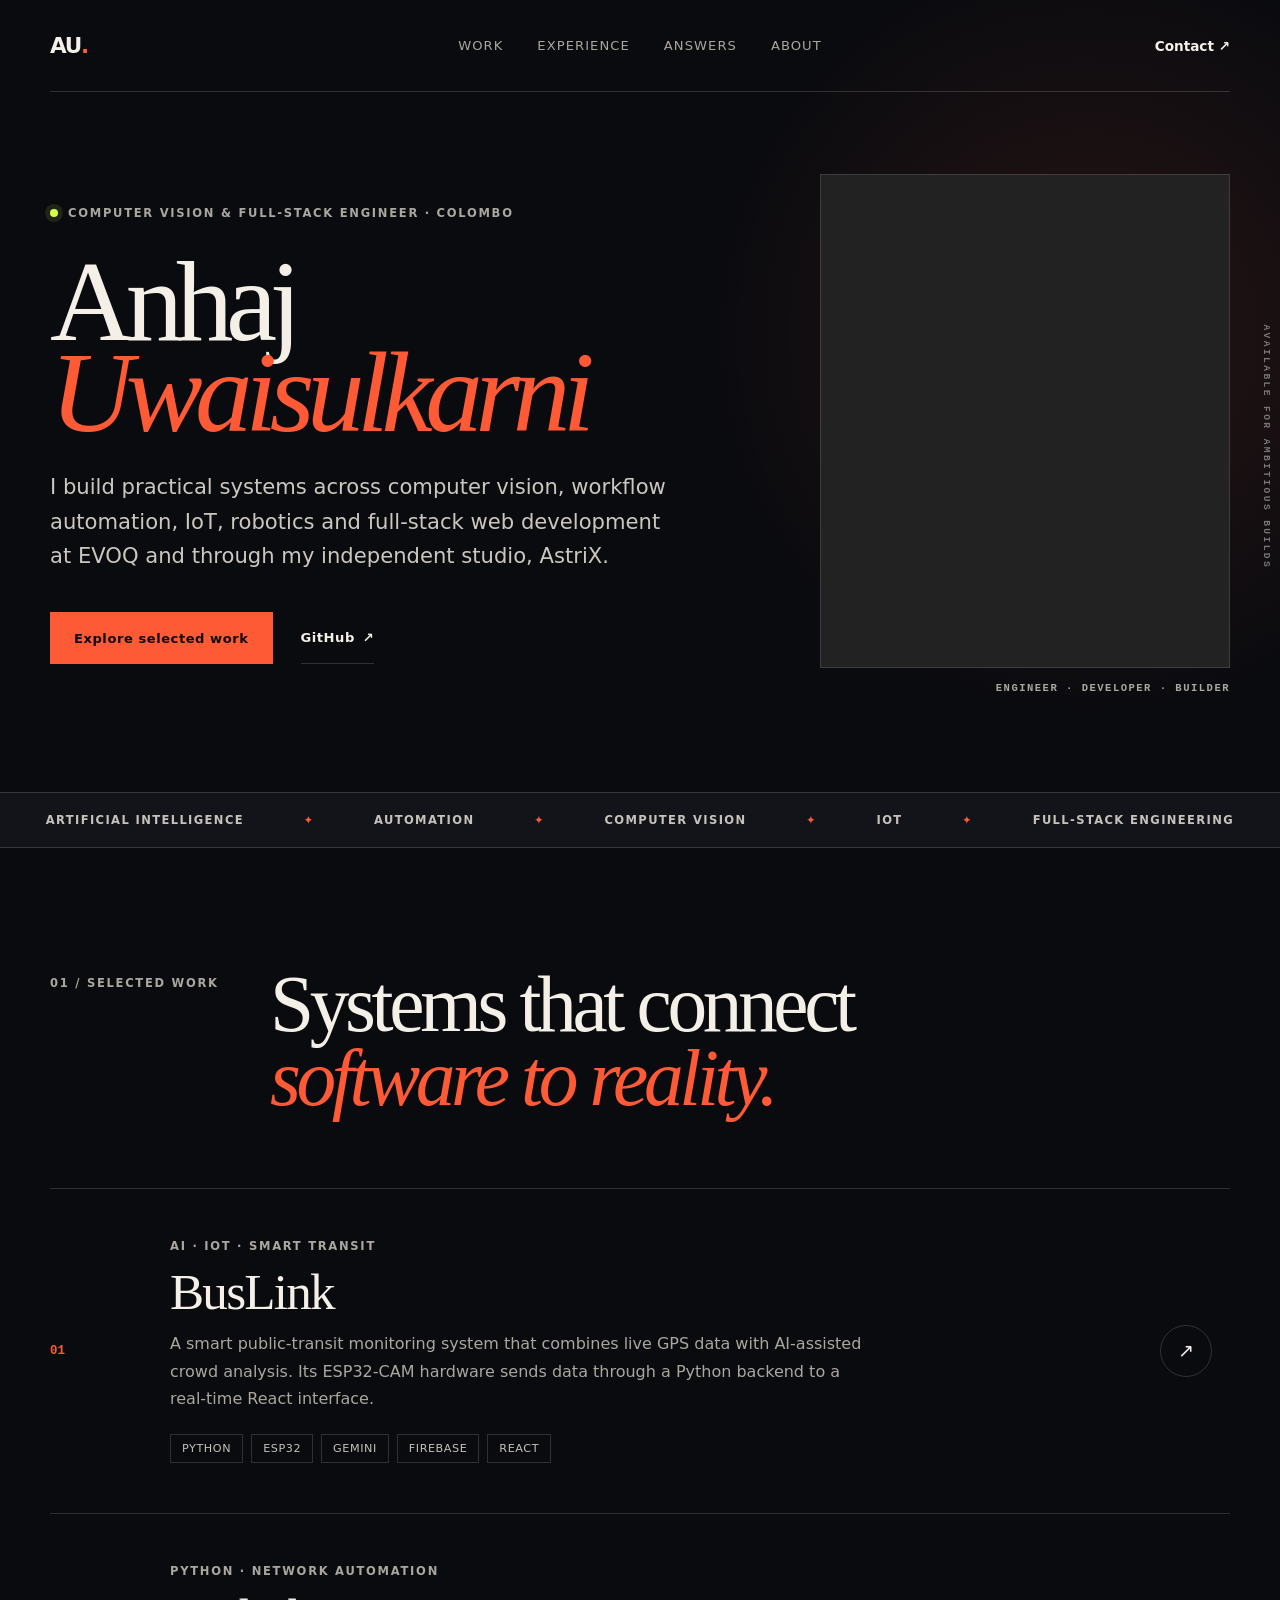
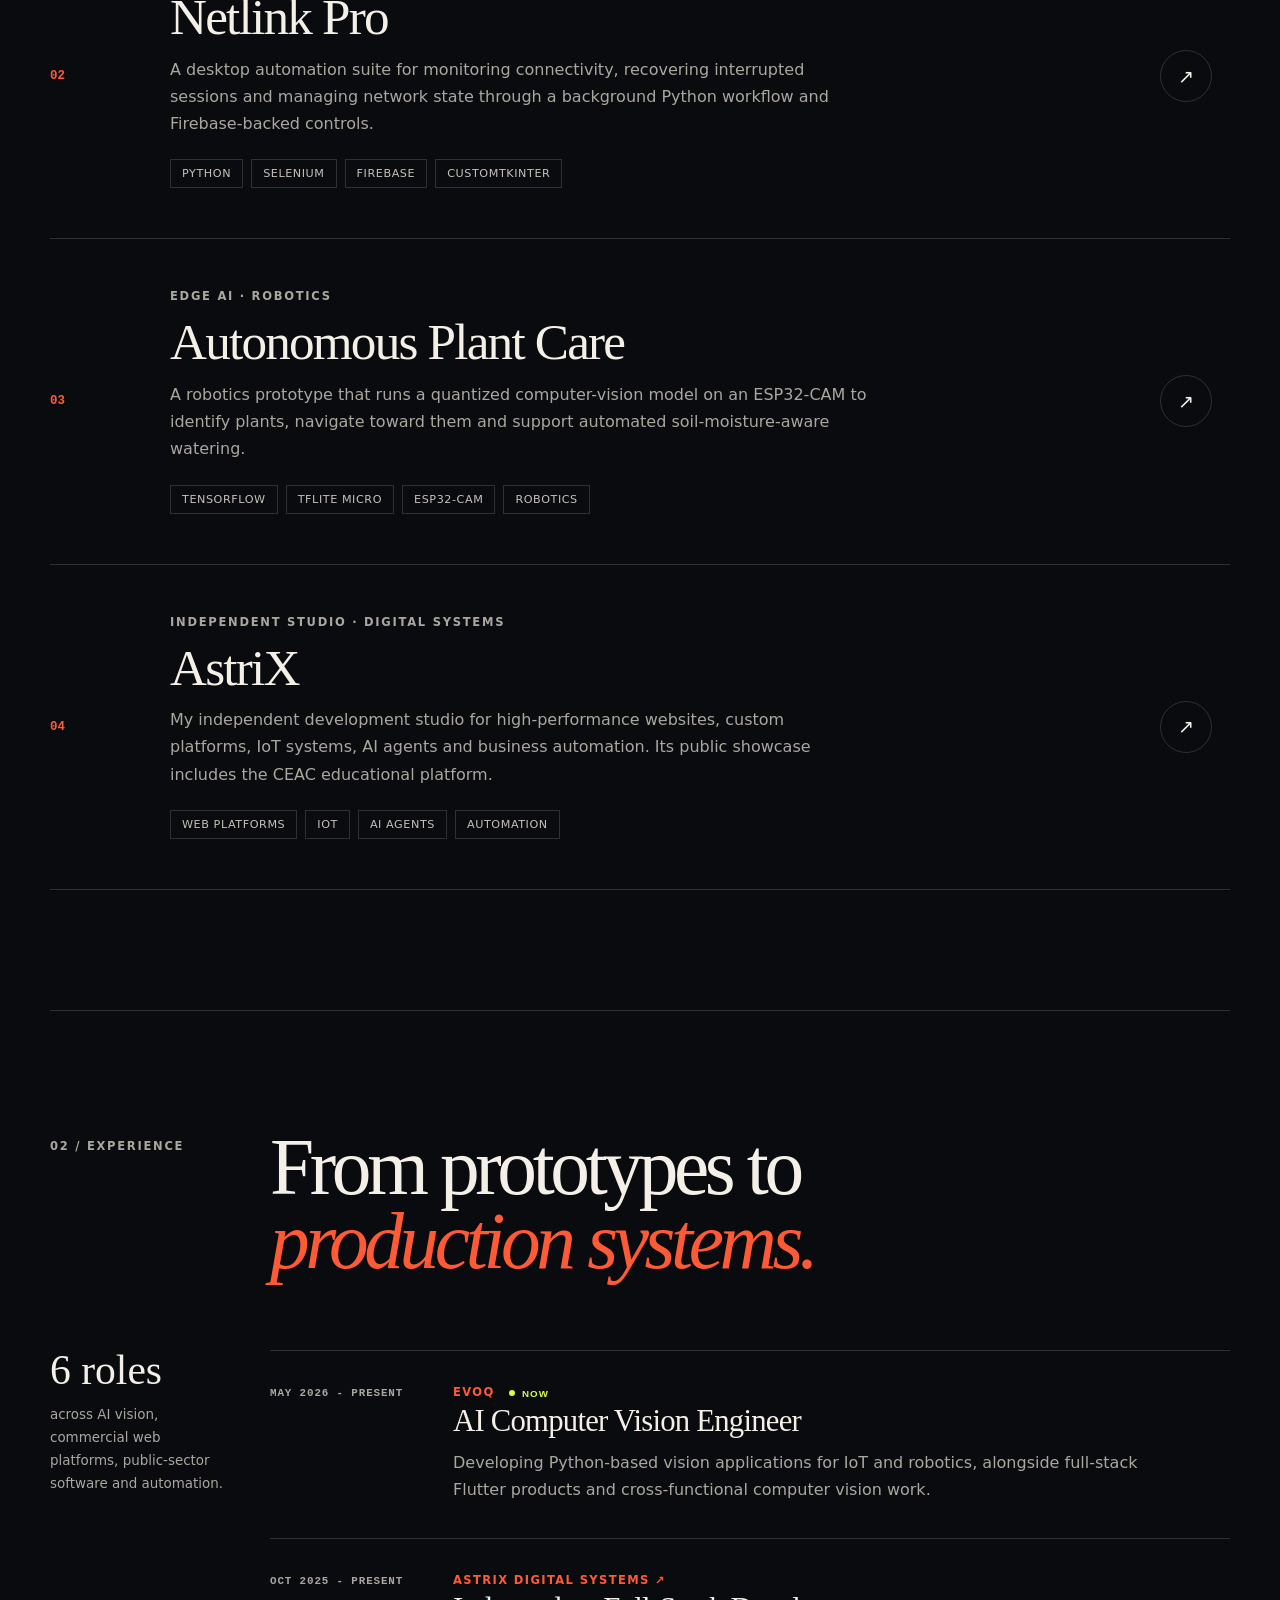
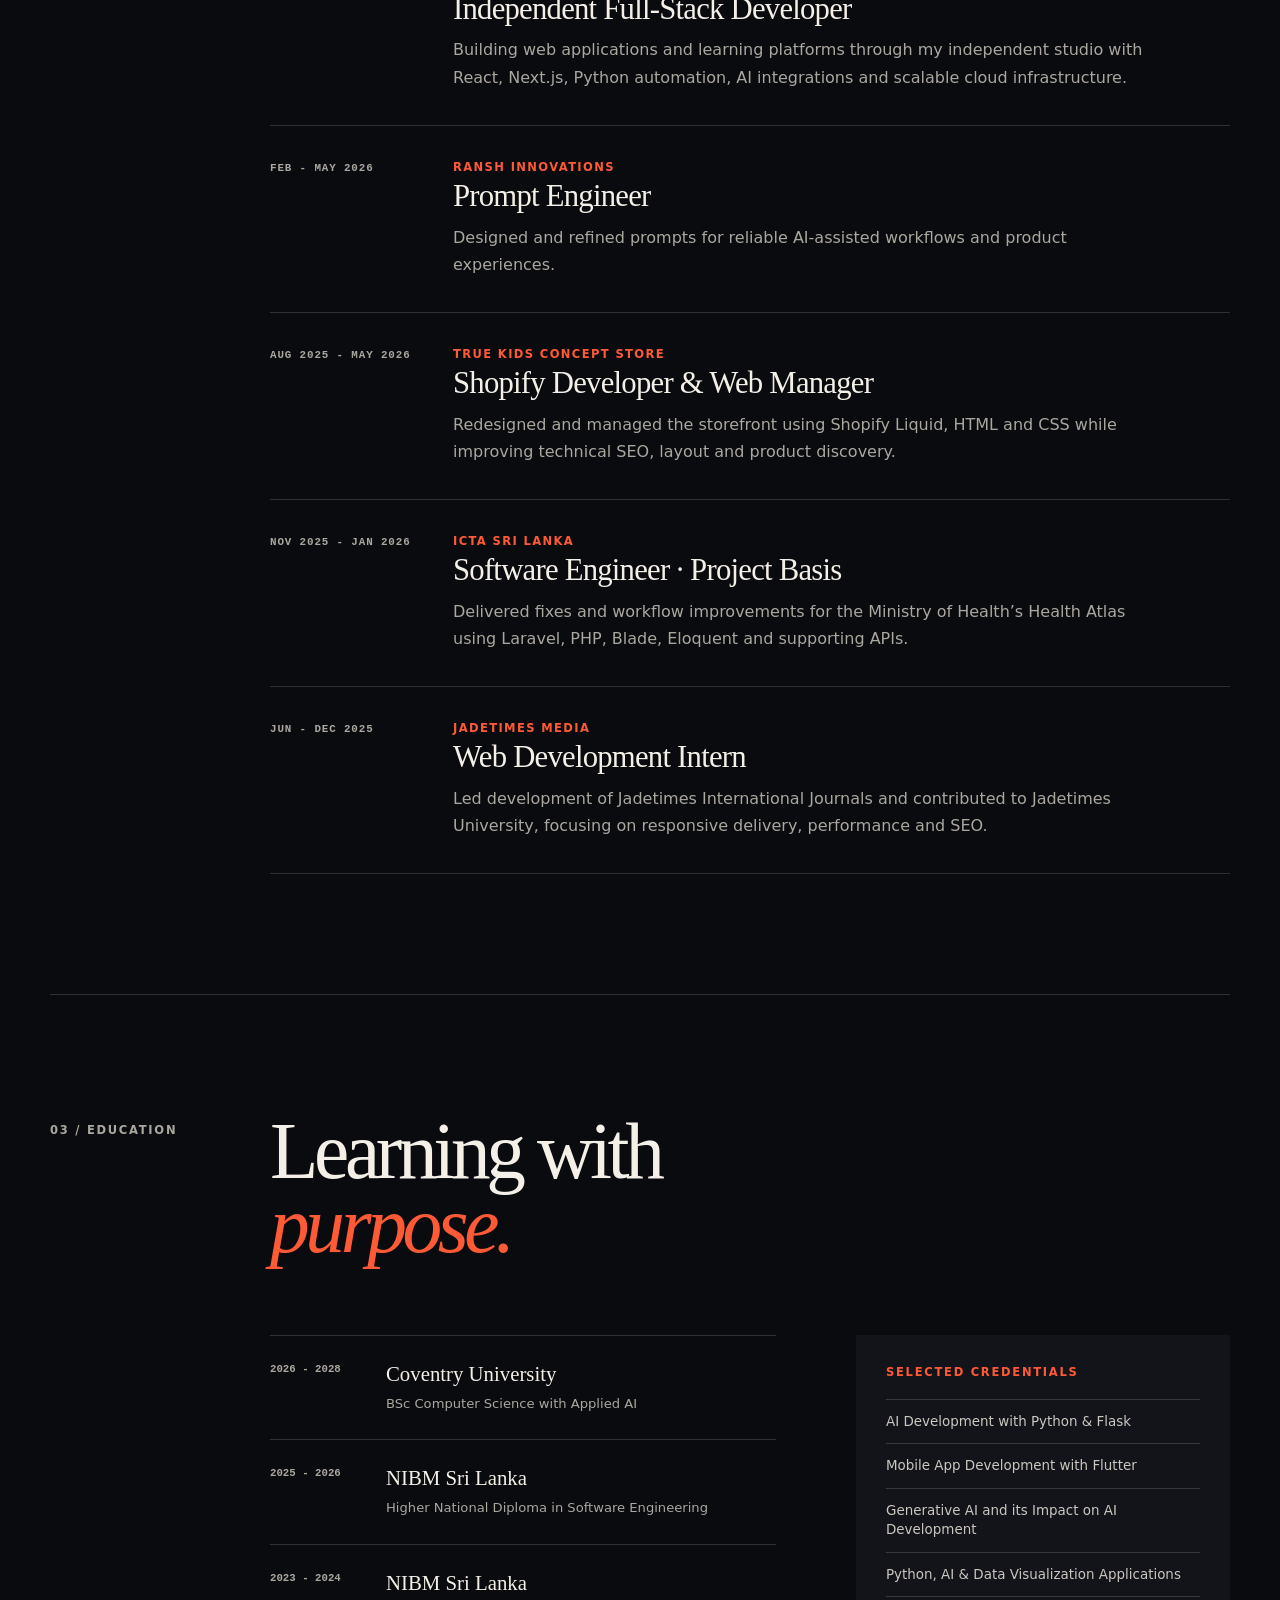
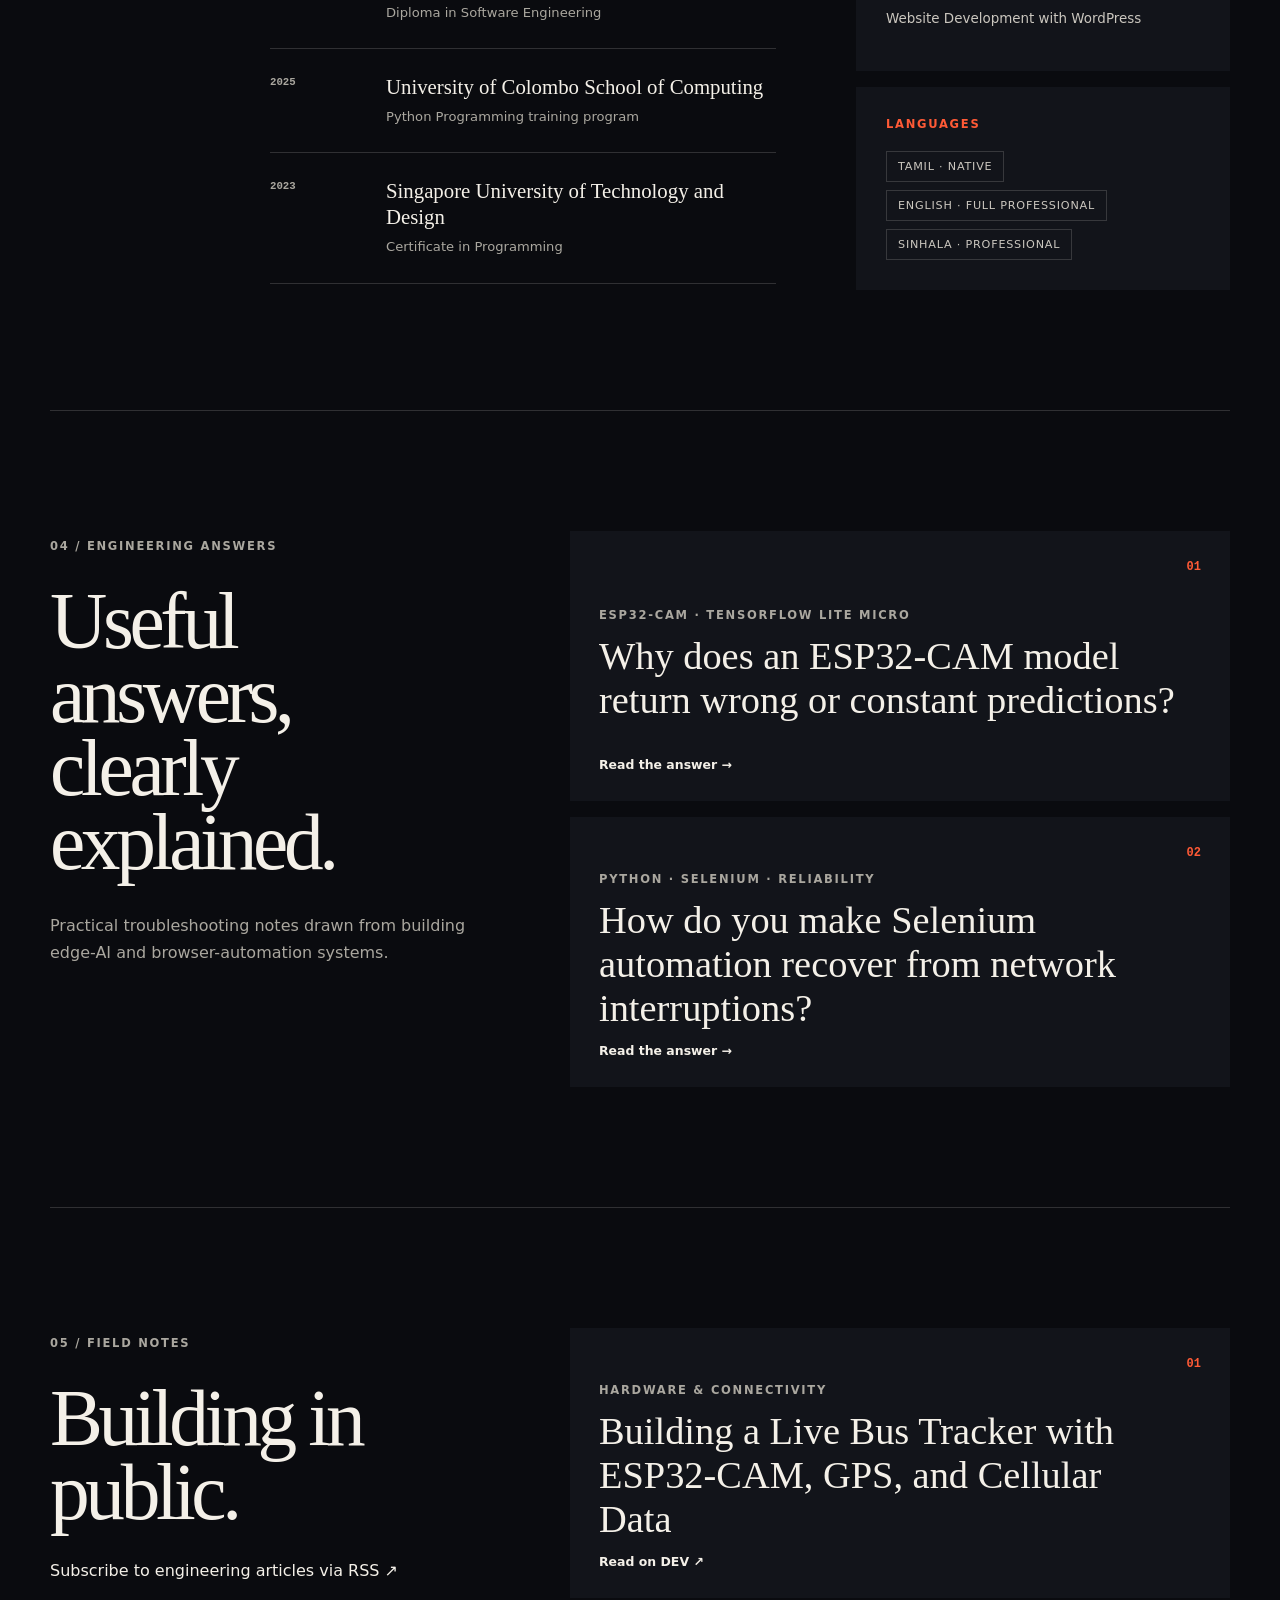
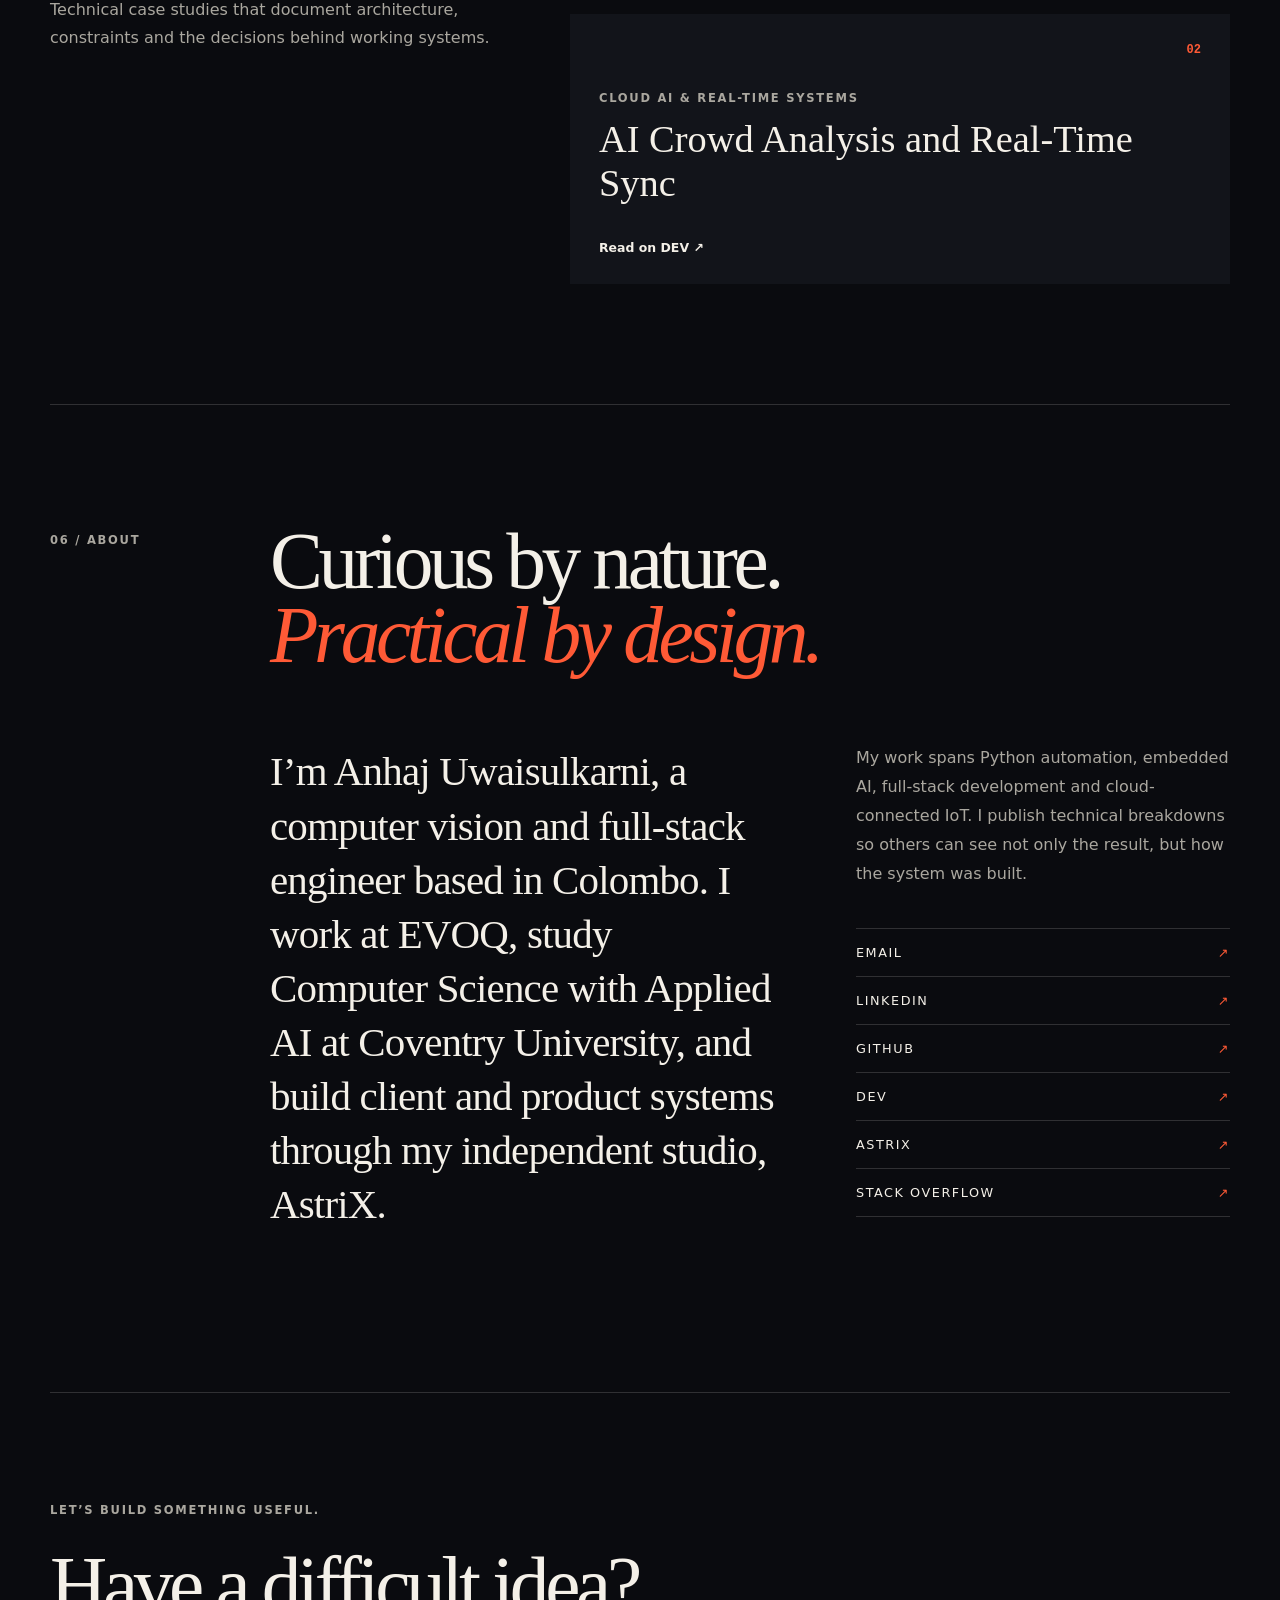
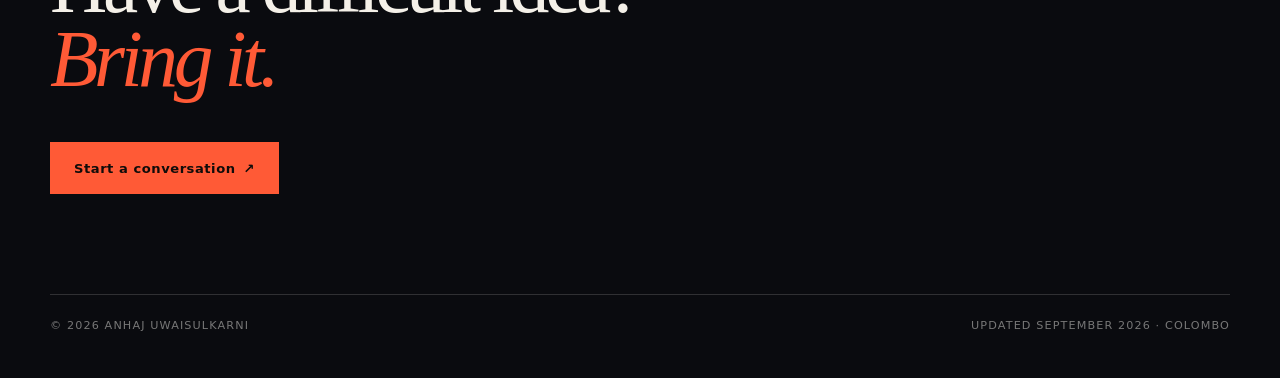
<file: index.html>
<!doctype html>
<html lang="en">
<head>
  <meta charset="utf-8">
  <meta name="viewport" content="width=device-width, initial-scale=1">
  <meta name="theme-color" content="#0a0b0f">
  <title>Anhaj Uwaisulkarni | Computer Vision &amp; Full-Stack Engineer</title>
  <meta name="description" content="Official portfolio of Anhaj Uwaisulkarni, an AI computer vision and full-stack engineer at EVOQ and the builder behind AstriX, working across automation, IoT, robotics and web systems.">
  <meta name="author" content="Anhaj Uwaisulkarni">
  <meta name="google-site-verification" content="zCnU9OCk_fcqYpSCaeYzzbgpjBy7YOB7BXO3yIOZjMI">
  <meta name="keywords" content="Anhaj Uwaisulkarni, Anhaj, AI engineer Sri Lanka, automation engineer Colombo, Python developer Sri Lanka, IoT developer, computer vision engineer, React developer, Next.js developer">
  <meta name="robots" content="index, follow, max-image-preview:large, max-snippet:-1, max-video-preview:-1">
  <link rel="canonical" href="https://anhaj0.github.io/">
  <link rel="alternate" type="application/rss+xml" title="Engineering writing by Anhaj Uwaisulkarni" href="/feed.xml">
  <link rel="icon" href="/favicon.svg" type="image/svg+xml">
  <link rel="preload" as="image" href="/anhaj-uwaisulkarni-640.avif" type="image/avif" fetchpriority="high" imagesrcset="/anhaj-uwaisulkarni-320.avif 320w, /anhaj-uwaisulkarni-640.avif 640w" imagesizes="(max-width: 520px) calc(100vw - 32px), (max-width: 850px) 460px, 410px">

  <meta property="og:type" content="profile">
  <meta property="og:url" content="https://anhaj0.github.io/">
  <meta property="og:site_name" content="Anhaj Uwaisulkarni">
  <meta property="og:title" content="Anhaj Uwaisulkarni | Computer Vision &amp; Full-Stack Engineer">
  <meta property="og:description" content="Building computer-vision, automation, IoT, robotics and full-stack web systems, plus the independent studio AstriX.">
  <meta property="og:image" content="https://anhaj0.github.io/anhaj-uwaisulkarni-og.png">
  <meta property="og:image:alt" content="Portrait of Anhaj Uwaisulkarni, computer vision and full-stack engineer">
  <meta property="profile:first_name" content="Anhaj">
  <meta property="profile:last_name" content="Uwaisulkarni">

  <meta name="twitter:card" content="summary_large_image">
  <meta name="twitter:title" content="Anhaj Uwaisulkarni | Computer Vision &amp; Full-Stack Engineer">
  <meta name="twitter:description" content="Building computer-vision, automation, IoT, robotics and full-stack web systems, plus the independent studio AstriX.">
  <meta name="twitter:image" content="https://anhaj0.github.io/anhaj-uwaisulkarni-og.png">

  <style>
:root {
  --ink: #f4f0e8;
  --muted: #aaa79f;
  --paper: #0a0b0f;
  --surface: #12141a;
  --line: rgba(244, 240, 232, 0.16);
  --accent: #ff5a36;
  --acid: #d5ff41;
}

* { box-sizing: border-box; }
html { scroll-behavior: smooth; }
body {
  margin: 0;
  color: var(--ink);
  background:
    radial-gradient(circle at 85% 4%, rgba(255, 90, 54, 0.12), transparent 24rem),
    var(--paper);
  font-family: Inter, ui-sans-serif, system-ui, -apple-system, BlinkMacSystemFont, "Segoe UI", sans-serif;
  -webkit-font-smoothing: antialiased;
}
a { color: inherit; text-decoration: none; }
.shell { width: min(1180px, calc(100% - 48px)); margin-inline: auto; }

.site-header {
  height: 92px;
  display: grid;
  grid-template-columns: 1fr auto 1fr;
  align-items: center;
  border-bottom: 1px solid var(--line);
}
.wordmark { font-weight: 900; font-size: 1.35rem; letter-spacing: -0.06em; }
.wordmark span { color: var(--accent); }
nav { display: flex; gap: 34px; color: var(--muted); font-size: .82rem; letter-spacing: .08em; text-transform: uppercase; }
nav a, .header-link, .profile-links a { transition: color .2s ease; }
nav a:hover, .header-link:hover, .profile-links a:hover { color: var(--acid); }
.header-link { justify-self: end; font-size: .85rem; font-weight: 700; }

.hero {
  min-height: 700px;
  display: grid;
  grid-template-columns: minmax(0, 1.25fr) minmax(320px, .75fr);
  align-items: center;
  gap: 70px;
  position: relative;
  padding-block: 78px 92px;
}
.hero-copy { min-width: 0; }
.kicker, .section-number, .project-category, .article-card p, .footer-kicker, .eyebrow {
  text-transform: uppercase;
  letter-spacing: .15em;
  font-weight: 750;
  font-size: .72rem;
}
.kicker { display: flex; align-items: center; gap: 10px; color: var(--muted); margin-bottom: 36px; }
.kicker span { width: 8px; height: 8px; border-radius: 50%; background: var(--acid); box-shadow: 0 0 0 5px rgba(213,255,65,.1); }
h1, h2, h3, p { margin-top: 0; }
h1, h2 { font-family: Georgia, "Times New Roman", serif; font-weight: 400; }
h1 { margin-bottom: 32px; font-size: clamp(4.4rem, 9vw, 8.3rem); line-height: .79; letter-spacing: -.065em; }
h1 em, h2 em { color: var(--accent); font-weight: 400; }
.hero-intro { max-width: 620px; font-size: clamp(1.06rem, 2vw, 1.32rem); line-height: 1.65; color: #cbc7bf; }
.hero-actions { display: flex; align-items: center; gap: 28px; margin-top: 38px; }
.button { min-height: 52px; display: inline-flex; align-items: center; justify-content: center; gap: 8px; font-size: .82rem; font-weight: 800; letter-spacing: .04em; }
.button.primary { padding: 0 24px; background: var(--accent); color: #100c0a; transition: transform .2s ease, background .2s ease; }
.button.primary:hover { transform: translateY(-3px); background: var(--acid); }
.text-link { border-bottom: 1px solid var(--line); }
.portrait-wrap { justify-self: end; width: min(100%, 410px); }
.portrait-frame { position: relative; aspect-ratio: .83; overflow: hidden; background: #222; }
.portrait-frame::after { content: ""; position: absolute; inset: 0; box-shadow: inset 0 0 0 1px rgba(255,255,255,.12); pointer-events: none; }
.portrait-frame img { width: 100%; height: 100%; object-fit: cover; filter: saturate(.82) contrast(1.05); }
.portrait-label { margin: 13px 0 0; color: var(--muted); text-align: right; font: 700 .66rem/1.4 ui-monospace, monospace; letter-spacing: .14em; text-transform: uppercase; }
.side-note { position: absolute; right: -36px; top: 50%; margin: 0; transform: rotate(90deg) translateX(50%); transform-origin: right center; color: #777; font: 700 .6rem/1 ui-monospace, monospace; letter-spacing: .25em; }

.marquee { overflow: hidden; border-block: 1px solid var(--line); background: var(--surface); }
.marquee div { width: max-content; min-width: 100%; padding: 20px 30px; display: flex; justify-content: space-around; gap: 28px; color: #c6c2ba; text-transform: uppercase; letter-spacing: .12em; font-size: .72rem; font-weight: 750; }
.marquee b { color: var(--accent); }

.section { padding-block: 120px; border-bottom: 1px solid var(--line); }
.section-heading { display: grid; grid-template-columns: 220px 1fr; align-items: start; margin-bottom: 72px; }
.section-number { color: var(--muted); margin: 8px 0; }
.section-heading h2, .footer h2 { margin: 0; font-size: clamp(3rem, 6.2vw, 6rem); line-height: .93; letter-spacing: -.055em; }
.project { display: grid; grid-template-columns: 90px 1fr 70px; gap: 30px; padding-block: 50px; border-top: 1px solid var(--line); align-items: center; }
.project:last-child { border-bottom: 1px solid var(--line); }
.project-index { color: var(--accent); font: 700 .78rem ui-monospace, monospace; }
.project-category { color: var(--muted); margin-bottom: 12px; }
.project h3 { margin-bottom: 12px; font: 500 clamp(2rem, 4vw, 3.2rem)/1.05 Georgia, serif; letter-spacing: -.035em; }
.project-main > p:not(.project-category) { max-width: 700px; color: var(--muted); line-height: 1.7; }
.project ul { display: flex; gap: 8px; flex-wrap: wrap; padding: 0; margin: 22px 0 0; list-style: none; }
.project li { padding: 7px 11px; border: 1px solid var(--line); color: #c5c1b9; font-size: .7rem; letter-spacing: .05em; text-transform: uppercase; }
.circle-link { width: 52px; height: 52px; border: 1px solid var(--line); border-radius: 50%; display: grid; place-items: center; font-size: 1.2rem; transition: color .2s ease, border-color .2s ease, transform .2s ease; }
.circle-link:hover { color: var(--acid); border-color: var(--acid); transform: rotate(8deg); }

.experience-grid { display: grid; grid-template-columns: 220px 1fr; }
.experience-aside { padding-right: 42px; }
.experience-aside p { color: var(--muted); font-size: .84rem; line-height: 1.7; }
.experience-aside strong { display: block; margin-bottom: 12px; color: var(--ink); font: 400 2.6rem/1 Georgia, serif; }
.timeline { border-top: 1px solid var(--line); }
.role { display: grid; grid-template-columns: 155px 1fr; gap: 28px; padding: 34px 0; border-bottom: 1px solid var(--line); }
.role time { color: var(--muted); font: 700 .68rem/1.5 ui-monospace, monospace; letter-spacing: .08em; text-transform: uppercase; }
.role-company { margin-bottom: 6px; color: var(--accent); font-size: .72rem; font-weight: 800; letter-spacing: .12em; text-transform: uppercase; }
.role h3 { margin-bottom: 10px; font: 400 clamp(1.45rem, 2.4vw, 2.1rem)/1.1 Georgia, serif; letter-spacing: -.025em; }
.role-summary { max-width: 720px; margin: 0; color: var(--muted); line-height: 1.7; }
.role-now { display: inline-flex; align-items: center; gap: 7px; margin-left: 9px; color: var(--acid); font: 800 .61rem/1 ui-sans-serif, sans-serif; letter-spacing: .1em; text-transform: uppercase; }
.role-now::before { content: ""; width: 6px; height: 6px; border-radius: 50%; background: currentColor; }

.credentials-grid { display: grid; grid-template-columns: 1.15fr .85fr; gap: 80px; margin-left: 220px; }
.education-list { border-top: 1px solid var(--line); }
.education-item { display: grid; grid-template-columns: 92px 1fr; gap: 24px; padding: 25px 0; border-bottom: 1px solid var(--line); }
.education-item time { color: var(--muted); font: 700 .67rem/1.5 ui-monospace, monospace; }
.education-item h3 { margin-bottom: 7px; font: 400 1.3rem/1.25 Georgia, serif; }
.education-item p { margin: 0; color: var(--muted); font-size: .82rem; line-height: 1.55; }
.credential-panel { padding: 30px; background: var(--surface); }
.credential-panel + .credential-panel { margin-top: 16px; }
.eyebrow { margin-bottom: 20px; color: var(--accent); }
.credential-list { margin: 0; padding: 0; list-style: none; }
.credential-list li { padding: 12px 0; border-top: 1px solid var(--line); color: #cbc7bf; font-size: .84rem; line-height: 1.45; }
.language-list { display: flex; flex-wrap: wrap; gap: 8px; margin: 0; padding: 0; list-style: none; }
.language-list li { padding: 8px 11px; border: 1px solid var(--line); color: #cbc7bf; font-size: .7rem; letter-spacing: .07em; text-transform: uppercase; }

.writing { display: grid; grid-template-columns: .8fr 1.2fr; gap: 80px; }
.section-heading.compact { display: block; margin-bottom: 0; }
.section-heading.compact h2 { margin-block: 32px; }
.section-description { color: var(--muted); line-height: 1.7; max-width: 450px; }
.article-grid { display: grid; gap: 16px; }
.article-card { min-height: 270px; padding: 28px; background: var(--surface); border: 1px solid transparent; display: flex; flex-direction: column; justify-content: space-between; transition: transform .25s ease, border-color .25s ease; }
.article-card:hover { transform: translateY(-5px); border-color: var(--accent); }
.article-count { align-self: flex-end; color: var(--accent); font: 700 .75rem ui-monospace, monospace; }
.article-card p { color: var(--muted); margin-bottom: 12px; }
.article-card h3 { margin: 0; max-width: 580px; font: 400 clamp(1.7rem, 3vw, 2.6rem)/1.15 Georgia, serif; }
.read-more { font-size: .78rem; font-weight: 750; }

.about-grid { display: grid; grid-template-columns: 1.15fr .85fr; gap: 80px; margin-left: 220px; }
.about-lead { font: 400 clamp(1.7rem, 3.2vw, 2.7rem)/1.32 Georgia, serif; letter-spacing: -.02em; }
.about-detail > p { color: var(--muted); line-height: 1.8; }
.profile-links { display: grid; margin-top: 40px; border-top: 1px solid var(--line); }
.profile-links a { padding: 16px 0; border-bottom: 1px solid var(--line); display: flex; justify-content: space-between; font-size: .8rem; text-transform: uppercase; letter-spacing: .12em; }
.profile-links span { color: var(--accent); }

.footer { padding-block: 110px 34px; }
.footer-kicker { color: var(--muted); }
.footer h2 { margin: 32px 0 46px; max-width: 900px; }
.footer-bottom { display: flex; justify-content: space-between; margin-top: 100px; padding-top: 24px; border-top: 1px solid var(--line); color: #777; font-size: .7rem; text-transform: uppercase; letter-spacing: .1em; }

@media (max-width: 850px) {
  .shell { width: min(100% - 32px, 680px); }
  .site-header { grid-template-columns: 1fr 1fr; height: 78px; }
  nav { display: none; }
  .hero { grid-template-columns: 1fr; gap: 54px; padding-block: 64px; }
  .portrait-wrap { justify-self: start; width: min(100%, 460px); }
  .side-note { display: none; }
  .section { padding-block: 84px; }
  .section-heading { grid-template-columns: 1fr; gap: 24px; margin-bottom: 50px; }
  .project { grid-template-columns: 46px 1fr; gap: 18px; }
  .circle-link { display: none; }
  .writing { grid-template-columns: 1fr; gap: 48px; }
  .about-grid { margin-left: 0; grid-template-columns: 1fr; gap: 38px; }
  .experience-grid { grid-template-columns: 1fr; gap: 28px; }
  .experience-aside { padding-right: 0; max-width: 430px; }
  .credentials-grid { margin-left: 0; grid-template-columns: 1fr; gap: 38px; }
}

@media (max-width: 520px) {
  h1 { font-size: clamp(2.9rem, 14.2vw, 4.6rem); }
  .hero-actions { align-items: flex-start; flex-direction: column; }
  .project { grid-template-columns: 1fr; }
  .project-index { margin-bottom: -10px; }
  .role { grid-template-columns: 1fr; gap: 11px; }
  .education-item { grid-template-columns: 1fr; gap: 8px; }
  .marquee div { justify-content: flex-start; }
  .footer-bottom { flex-direction: column; gap: 8px; }
}

@media (prefers-reduced-motion: reduce) {
  html { scroll-behavior: auto; }
  * { transition: none !important; }
}

  </style>
  <script type="application/ld+json">
  {
    "@context": "https://schema.org",
    "@graph": [
      {
        "@type": "Person",
        "@id": "https://anhaj0.github.io/#person",
        "name": "Anhaj Uwaisulkarni",
        "givenName": "Anhaj",
        "familyName": "Uwaisulkarni",
        "url": "https://anhaj0.github.io/",
        "image": "https://anhaj0.github.io/anhaj-uwaisulkarni.png",
        "jobTitle": "AI Computer Vision Engineer",
        "email": "mailto:anhaj02003@gmail.com",
        "description": "AI computer vision and full-stack engineer at EVOQ and the builder behind AstriX, working across automation, IoT, robotics and web systems.",
        "homeLocation": { "@type": "Place", "name": "Colombo, Sri Lanka" },
        "worksFor": { "@type": "Organization", "name": "EVOQ" },
        "affiliation": [
          { "@type": "CollegeOrUniversity", "name": "Coventry University" },
          { "@type": "CollegeOrUniversity", "name": "National Institute of Business Management, Sri Lanka" },
          { "@type": "Organization", "name": "AstriX", "url": "https://asrx.me/" }
        ],
        "knowsLanguage": ["Tamil", "English", "Sinhala"],
        "knowsAbout": ["Artificial intelligence", "Workflow automation", "Python", "Computer vision", "Internet of Things", "React", "Next.js", "Laravel", "Selenium", "Flutter"],
        "sameAs": [
          "https://lk.linkedin.com/in/anhaj-uwaisulkarni",
          "https://github.com/Anhaj0",
          "https://dev.to/anhaj0",
          "https://stackoverflow.com/users/33081685/anhaj-uwaisulkarni",
          "https://www.facebook.com/people/Uwaisulkarni-Anhaj/61586846874262/"
        ]
      },
      {
        "@type": "ProfilePage",
        "@id": "https://anhaj0.github.io/#profile-page",
        "url": "https://anhaj0.github.io/",
        "name": "Anhaj Uwaisulkarni | Official Profile",
        "dateModified": "2026-09-09",
        "mainEntity": { "@id": "https://anhaj0.github.io/#person" }
      }
    ]
  }
  </script>
</head>
<body>
  <main>
    <header class="site-header shell">
      <a class="wordmark" href="#top" aria-label="Anhaj Uwaisulkarni, home">AU<span>.</span></a>
      <nav aria-label="Main navigation">
        <a href="#work">Work</a>
        <a href="#experience">Experience</a>
        <a href="#answers">Answers</a>
        <a href="#about">About</a>
      </nav>
      <a class="header-link" href="mailto:anhaj02003@gmail.com">Contact <span aria-hidden="true">↗</span></a>
    </header>

    <section class="hero shell" id="top">
      <div class="hero-copy">
        <p class="kicker"><span></span> Computer Vision &amp; Full-Stack Engineer · Colombo</p>
        <h1>Anhaj<br><em>Uwaisulkarni</em></h1>
        <p class="hero-intro">I build practical systems across computer vision, workflow automation, IoT, robotics and full-stack web development at EVOQ and through my independent studio, <a href="https://asrx.me/">AstriX</a>.</p>
        <div class="hero-actions">
          <a class="button primary" href="#work">Explore selected work</a>
          <a class="button text-link" href="https://github.com/Anhaj0" rel="me">GitHub <span aria-hidden="true">↗</span></a>
        </div>
      </div>
      <div class="portrait-wrap">
        <div class="portrait-frame">
          <picture>
            <source type="image/avif" srcset="/anhaj-uwaisulkarni-320.avif 320w, /anhaj-uwaisulkarni-640.avif 640w" sizes="(max-width: 520px) calc(100vw - 32px), (max-width: 850px) 460px, 410px">
            <source type="image/webp" srcset="/anhaj-uwaisulkarni-320.webp 320w, /anhaj-uwaisulkarni-640.webp 640w" sizes="(max-width: 520px) calc(100vw - 32px), (max-width: 850px) 460px, 410px">
            <img src="/anhaj-uwaisulkarni-640.webp" width="640" height="640" alt="Anhaj Uwaisulkarni, AI and automation engineer" fetchpriority="high" decoding="async">
          </picture>
        </div>
        <p class="portrait-label">Engineer · Developer · Builder</p>
      </div>
      <p class="side-note" aria-hidden="true">AVAILABLE FOR AMBITIOUS BUILDS</p>
    </section>

    <section class="marquee" aria-label="Areas of expertise">
      <div><span>Artificial Intelligence</span><b>✦</b><span>Automation</span><b>✦</b><span>Computer Vision</span><b>✦</b><span>IoT</span><b>✦</b><span>Full-Stack Engineering</span></div>
    </section>

    <section class="section shell" id="work">
      <div class="section-heading">
        <p class="section-number">01 / Selected work</p>
        <h2>Systems that connect<br><em>software to reality.</em></h2>
      </div>
      <div class="project-list">
        <article class="project">
          <div class="project-index">01</div>
          <div class="project-main">
            <p class="project-category">AI · IoT · Smart transit</p>
            <h3><a href="/projects/buslink.html">BusLink</a></h3>
            <p>A smart public-transit monitoring system that combines live GPS data with AI-assisted crowd analysis. Its ESP32-CAM hardware sends data through a Python backend to a real-time React interface.</p>
            <ul aria-label="BusLink technologies"><li>Python</li><li>ESP32</li><li>Gemini</li><li>Firebase</li><li>React</li></ul>
          </div>
          <a class="circle-link" href="/projects/buslink.html" aria-label="Read the BusLink case study">↗</a>
        </article>
        <article class="project">
          <div class="project-index">02</div>
          <div class="project-main">
            <p class="project-category">Python · Network automation</p>
            <h3><a href="https://github.com/Anhaj0/NIBM-Netlink-Pro">Netlink Pro</a></h3>
            <p>A desktop automation suite for monitoring connectivity, recovering interrupted sessions and managing network state through a background Python workflow and Firebase-backed controls.</p>
            <ul aria-label="Netlink Pro technologies"><li>Python</li><li>Selenium</li><li>Firebase</li><li>CustomTkinter</li></ul>
          </div>
          <a class="circle-link" href="https://lk.linkedin.com/in/anhaj-uwaisulkarni" aria-label="View Netlink Pro">↗</a>
        </article>
        <article class="project">
          <div class="project-index">03</div>
          <div class="project-main">
            <p class="project-category">Edge AI · Robotics</p>
            <h3><a href="https://github.com/Anhaj0/plant-watering-bot">Autonomous Plant Care</a></h3>
            <p>A robotics prototype that runs a quantized computer-vision model on an ESP32-CAM to identify plants, navigate toward them and support automated soil-moisture-aware watering.</p>
            <ul aria-label="Autonomous Plant Care technologies"><li>TensorFlow</li><li>TFLite Micro</li><li>ESP32-CAM</li><li>Robotics</li></ul>
          </div>
          <a class="circle-link" href="https://github.com/Anhaj0/plant-watering-bot" aria-label="View Autonomous Plant Care">↗</a>
        </article>
        <article class="project">
          <div class="project-index">04</div>
          <div class="project-main">
            <p class="project-category">Independent studio · Digital systems</p>
            <h3><a href="https://asrx.me/">AstriX</a></h3>
            <p>My independent development studio for high-performance websites, custom platforms, IoT systems, AI agents and business automation. Its public showcase includes the CEAC educational platform.</p>
            <ul aria-label="AstriX capabilities"><li>Web platforms</li><li>IoT</li><li>AI agents</li><li>Automation</li></ul>
          </div>
          <a class="circle-link" href="https://asrx.me/" aria-label="Visit the AstriX website">↗</a>
        </article>
      </div>
    </section>

    <section class="section shell" id="experience">
      <div class="section-heading">
        <p class="section-number">02 / Experience</p>
        <h2>From prototypes to<br><em>production systems.</em></h2>
      </div>
      <div class="experience-grid">
        <aside class="experience-aside">
          <p><strong>6 roles</strong>across AI vision, commercial web platforms, public-sector software and automation.</p>
        </aside>
        <div class="timeline">
          <article class="role">
            <time datetime="2026-05">May 2026 - Present</time>
            <div><p class="role-company">EVOQ <span class="role-now">Now</span></p><h3>AI Computer Vision Engineer</h3><p class="role-summary">Developing Python-based vision applications for IoT and robotics, alongside full-stack Flutter products and cross-functional computer vision work.</p></div>
          </article>
          <article class="role">
            <time datetime="2025-10">Oct 2025 - Present</time>
            <div><p class="role-company"><a href="https://asrx.me/">AstriX Digital Systems ↗</a></p><h3>Independent Full-Stack Developer</h3><p class="role-summary">Building web applications and learning platforms through my independent studio with React, Next.js, Python automation, AI integrations and scalable cloud infrastructure.</p></div>
          </article>
          <article class="role">
            <time datetime="2026-02">Feb - May 2026</time>
            <div><p class="role-company">Ransh Innovations</p><h3>Prompt Engineer</h3><p class="role-summary">Designed and refined prompts for reliable AI-assisted workflows and product experiences.</p></div>
          </article>
          <article class="role">
            <time datetime="2025-08">Aug 2025 - May 2026</time>
            <div><p class="role-company">True Kids Concept Store</p><h3>Shopify Developer &amp; Web Manager</h3><p class="role-summary">Redesigned and managed the storefront using Shopify Liquid, HTML and CSS while improving technical SEO, layout and product discovery.</p></div>
          </article>
          <article class="role">
            <time datetime="2025-11">Nov 2025 - Jan 2026</time>
            <div><p class="role-company">ICTA Sri Lanka</p><h3>Software Engineer · Project Basis</h3><p class="role-summary">Delivered fixes and workflow improvements for the Ministry of Health’s Health Atlas using Laravel, PHP, Blade, Eloquent and supporting APIs.</p></div>
          </article>
          <article class="role">
            <time datetime="2025-06">Jun - Dec 2025</time>
            <div><p class="role-company">Jadetimes Media</p><h3>Web Development Intern</h3><p class="role-summary">Led development of Jadetimes International Journals and contributed to Jadetimes University, focusing on responsive delivery, performance and SEO.</p></div>
          </article>
        </div>
      </div>
    </section>

    <section class="section shell" id="credentials">
      <div class="section-heading">
        <p class="section-number">03 / Education</p>
        <h2>Learning with<br><em>purpose.</em></h2>
      </div>
      <div class="credentials-grid">
        <div class="education-list">
          <article class="education-item"><time>2026 - 2028</time><div><h3>Coventry University</h3><p>BSc Computer Science with Applied AI</p></div></article>
          <article class="education-item"><time>2025 - 2026</time><div><h3>NIBM Sri Lanka</h3><p>Higher National Diploma in Software Engineering</p></div></article>
          <article class="education-item"><time>2023 - 2024</time><div><h3>NIBM Sri Lanka</h3><p>Diploma in Software Engineering</p></div></article>
          <article class="education-item"><time>2025</time><div><h3>University of Colombo School of Computing</h3><p>Python Programming training program</p></div></article>
          <article class="education-item"><time>2023</time><div><h3>Singapore University of Technology and Design</h3><p>Certificate in Programming</p></div></article>
        </div>
        <div>
          <aside class="credential-panel">
            <p class="eyebrow">Selected credentials</p>
            <ul class="credential-list">
              <li>AI Development with Python &amp; Flask</li>
              <li>Mobile App Development with Flutter</li>
              <li>Generative AI and its Impact on AI Development</li>
              <li>Python, AI &amp; Data Visualization Applications</li>
              <li>Website Development with WordPress</li>
            </ul>
          </aside>
          <aside class="credential-panel">
            <p class="eyebrow">Languages</p>
            <ul class="language-list"><li>Tamil · Native</li><li>English · Full professional</li><li>Sinhala · Professional</li></ul>
          </aside>
        </div>
      </div>
    </section>

    <section class="section shell writing" id="answers">
      <div class="section-heading compact">
        <p class="section-number">04 / Engineering answers</p>
        <h2>Useful answers, clearly explained.</h2>
        <p class="section-description">Practical troubleshooting notes drawn from building edge-AI and browser-automation systems.</p>
      </div>
      <div class="article-grid">
        <a class="article-card" href="/answers/esp32-cam-tflite-predictions.html">
          <span class="article-count">01</span>
          <div><p>ESP32-CAM · TensorFlow Lite Micro</p><h3>Why does an ESP32-CAM model return wrong or constant predictions?</h3></div>
          <span class="read-more">Read the answer →</span>
        </a>
        <a class="article-card" href="/answers/reliable-python-selenium-automation.html">
          <span class="article-count">02</span>
          <div><p>Python · Selenium · Reliability</p><h3>How do you make Selenium automation recover from network interruptions?</h3></div>
          <span class="read-more">Read the answer →</span>
        </a>
      </div>
    </section>

    <section class="section shell writing" id="writing">
      <div class="section-heading compact">
        <p class="section-number">05 / Field notes</p>
        <h2>Building in public.</h2>
        <p><a href="/feed.xml">Subscribe to engineering articles via RSS ↗</a></p>
        <p class="section-description">Technical case studies that document architecture, constraints and the decisions behind working systems.</p>
      </div>
      <div class="article-grid">
        <a class="article-card" href="https://dev.to/anhaj0/building-a-live-bus-tracker-with-esp32-cam-gps-and-cellular-data-part-1-66c">
          <span class="article-count">01</span>
          <div><p>Hardware &amp; connectivity</p><h3>Building a Live Bus Tracker with ESP32-CAM, GPS, and Cellular Data</h3></div>
          <span class="read-more">Read on DEV ↗</span>
        </a>
        <a class="article-card" href="https://dev.to/anhaj0/building-a-live-bus-tracker-ai-crowd-analysis-real-time-sync-part-2-46pk">
          <span class="article-count">02</span>
          <div><p>Cloud AI &amp; real-time systems</p><h3>AI Crowd Analysis and Real-Time Sync</h3></div>
          <span class="read-more">Read on DEV ↗</span>
        </a>
      </div>
    </section>

    <section class="section shell about" id="about">
      <div class="section-heading">
        <p class="section-number">06 / About</p>
        <h2>Curious by nature.<br><em>Practical by design.</em></h2>
      </div>
      <div class="about-grid">
        <p class="about-lead">I’m Anhaj Uwaisulkarni, a computer vision and full-stack engineer based in Colombo. I work at EVOQ, study Computer Science with Applied AI at Coventry University, and build client and product systems through my independent studio, AstriX.</p>
        <div class="about-detail">
          <p>My work spans Python automation, embedded AI, full-stack development and cloud-connected IoT. I publish technical breakdowns so others can see not only the result, but how the system was built.</p>
          <div class="profile-links" aria-label="Profiles">
            <a href="mailto:anhaj02003@gmail.com">Email<span>↗</span></a>
            <a href="https://lk.linkedin.com/in/anhaj-uwaisulkarni" rel="me">LinkedIn<span>↗</span></a>
            <a href="https://github.com/Anhaj0" rel="me">GitHub<span>↗</span></a>
            <a href="https://dev.to/anhaj0" rel="me">DEV<span>↗</span></a>
            <a href="https://asrx.me/">AstriX<span>↗</span></a>
            <a href="https://stackoverflow.com/users/33081685/anhaj-uwaisulkarni" rel="me">Stack Overflow<span>↗</span></a>
          </div>
        </div>
      </div>
    </section>

    <footer class="footer shell">
      <div>
        <p class="footer-kicker">Let’s build something useful.</p>
        <h2>Have a difficult idea?<br><em>Bring it.</em></h2>
      </div>
      <a class="button primary" href="mailto:anhaj02003@gmail.com">Start a conversation <span aria-hidden="true">↗</span></a>
      <div class="footer-bottom"><p>© 2026 Anhaj Uwaisulkarni</p><p>Updated September 2026 · Colombo</p></div>
    </footer>
  </main>
</body>
</html>
</file>
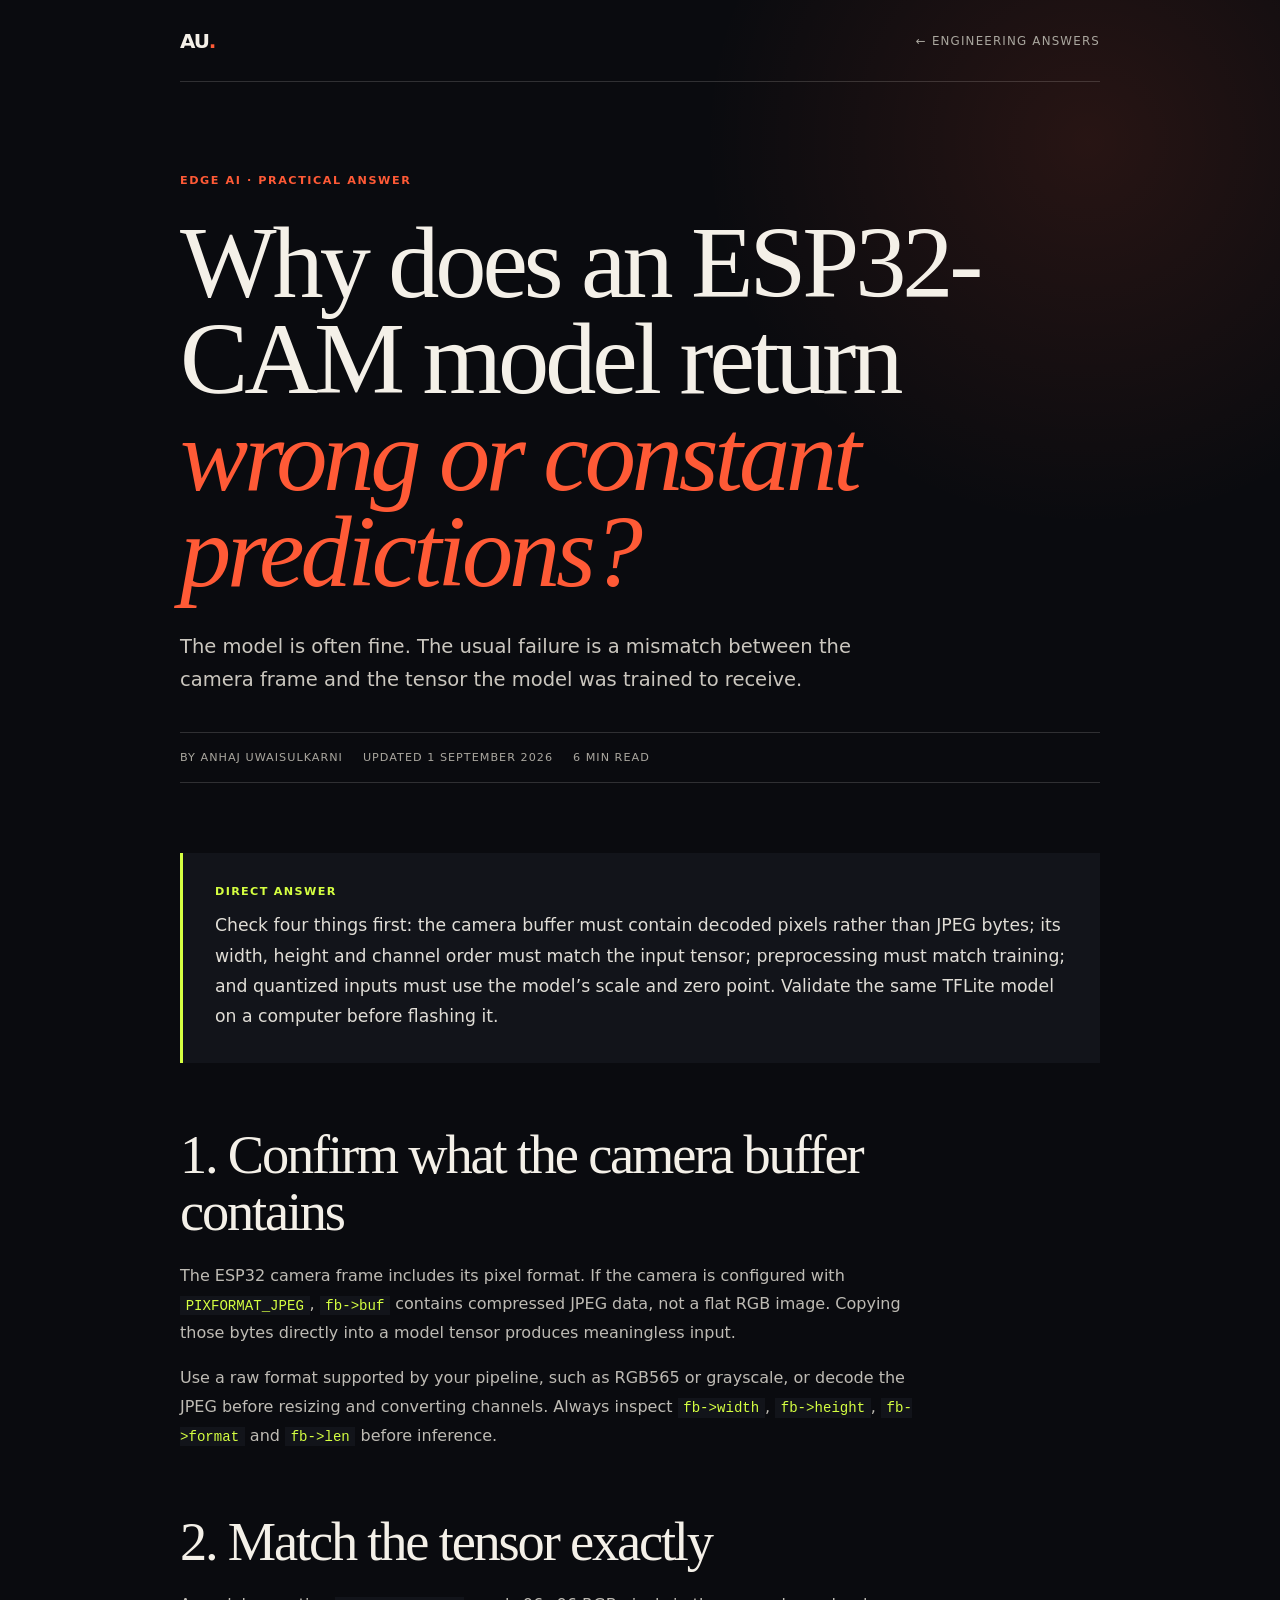
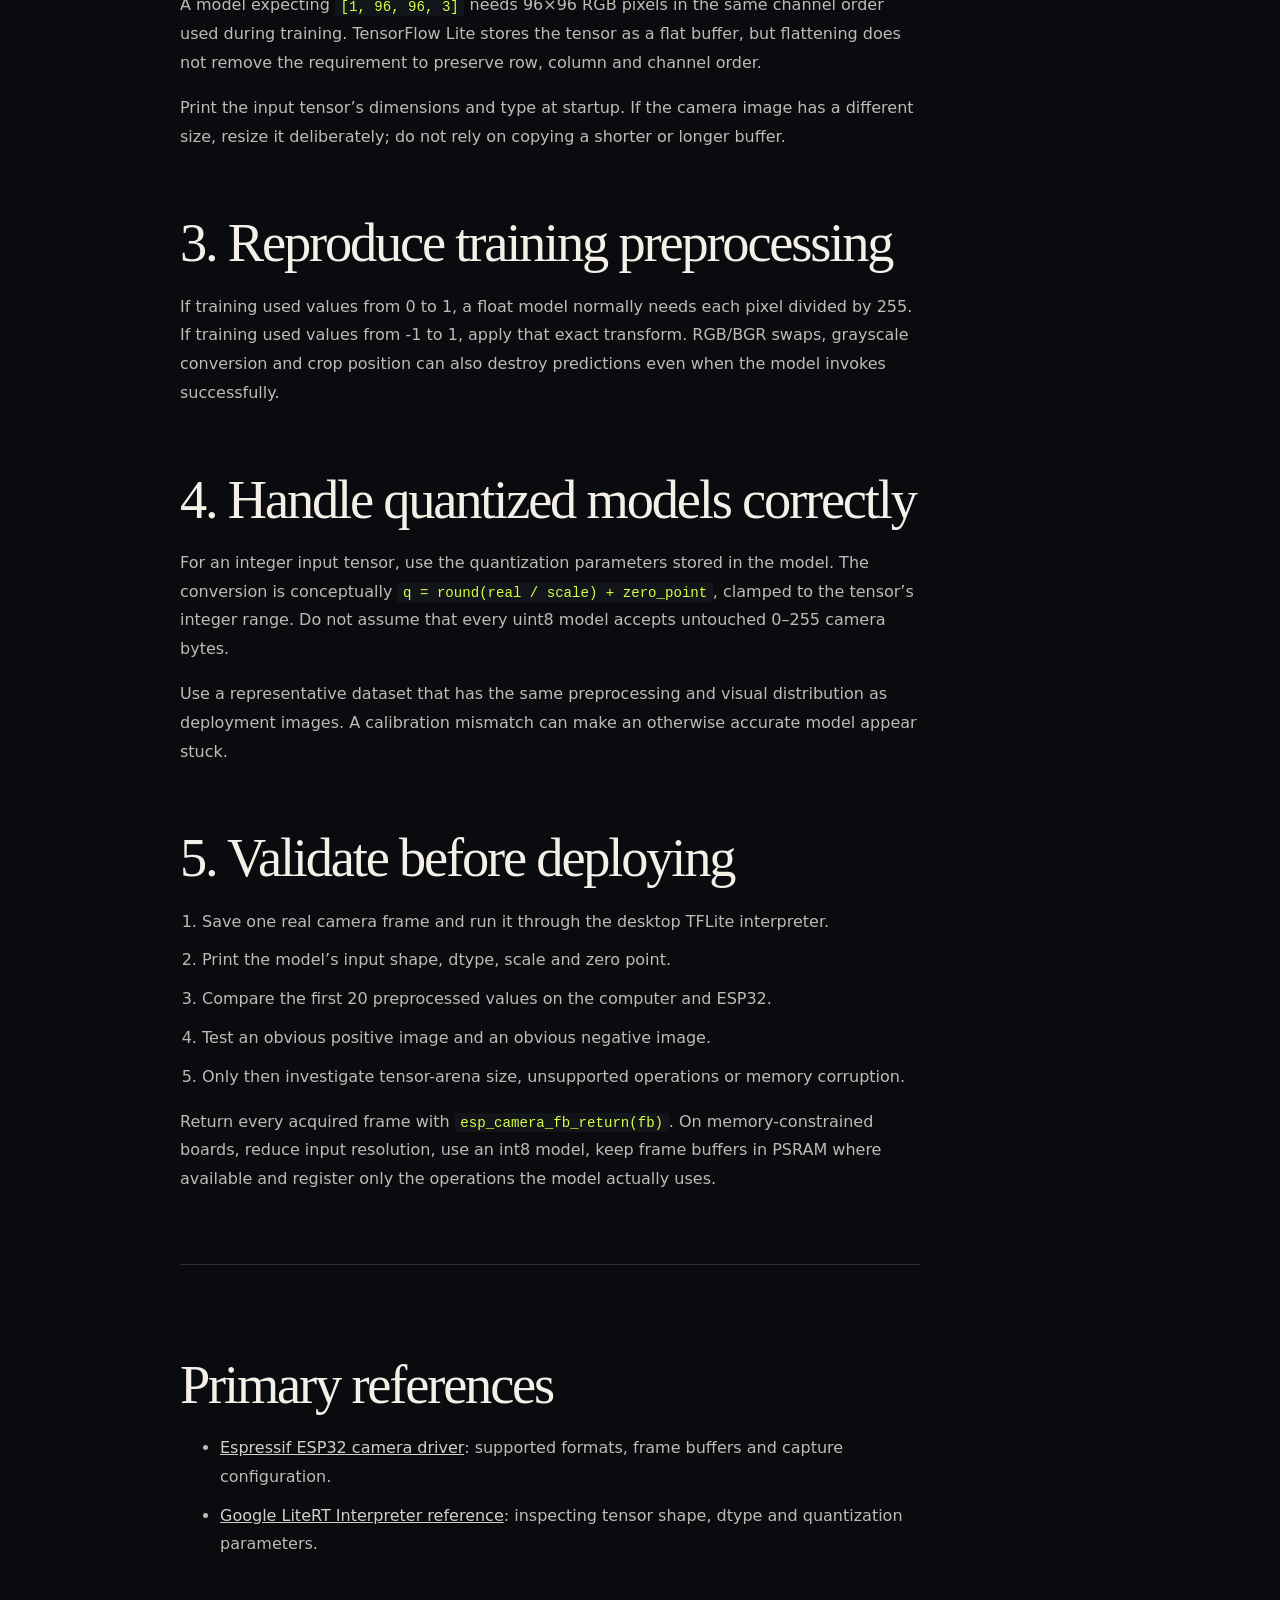
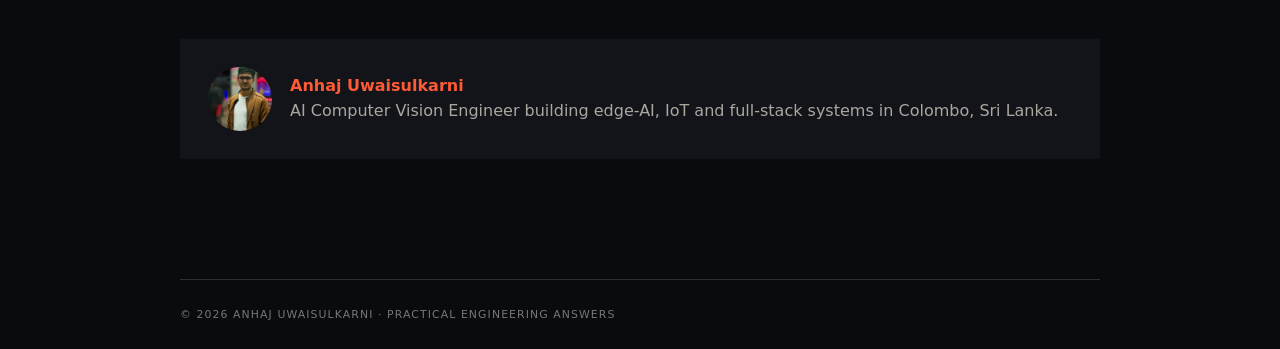
<file: answers/esp32-cam-tflite-predictions.html>
<!doctype html>
<html lang="en">
<head>
  <meta charset="utf-8">
  <meta name="viewport" content="width=device-width, initial-scale=1">
  <meta name="theme-color" content="#0a0b0f">
  <title>ESP32-CAM TensorFlow Lite Predictions: A Practical Fix | Anhaj Uwaisulkarni</title>
  <meta name="description" content="Why ESP32-CAM TensorFlow Lite Micro models return wrong or constant predictions, with a practical checklist for image format, tensor shape, normalization and quantization.">
  <meta name="author" content="Anhaj Uwaisulkarni">
  <meta name="robots" content="index, follow, max-image-preview:large, max-snippet:-1">
  <link rel="canonical" href="https://anhaj0.github.io/answers/esp32-cam-tflite-predictions.html">
  <link rel="icon" href="/favicon.svg" type="image/svg+xml">
  <meta property="og:type" content="article">
  <meta property="og:title" content="Why does an ESP32-CAM model return wrong or constant predictions?">
  <meta property="og:description" content="A practical diagnostic guide to camera formats, tensor shape, normalization and quantization.">
  <meta property="og:url" content="https://anhaj0.github.io/answers/esp32-cam-tflite-predictions.html">
  <meta property="og:image" content="https://anhaj0.github.io/anhaj-uwaisulkarni-og.png">
  <style>
    :root{--ink:#f4f0e8;--muted:#aaa79f;--paper:#0a0b0f;--surface:#12141a;--line:rgba(244,240,232,.16);--accent:#ff5a36;--acid:#d5ff41}*{box-sizing:border-box}html{scroll-behavior:smooth}body{margin:0;color:var(--ink);background:radial-gradient(circle at 85% 4%,rgba(255,90,54,.12),transparent 24rem),var(--paper);font-family:Inter,ui-sans-serif,system-ui,-apple-system,"Segoe UI",sans-serif;-webkit-font-smoothing:antialiased}a{color:inherit}.shell{width:min(920px,calc(100% - 48px));margin-inline:auto}.header{height:82px;display:flex;justify-content:space-between;align-items:center;border-bottom:1px solid var(--line)}.wordmark{text-decoration:none;font-weight:900;font-size:1.25rem;letter-spacing:-.06em}.wordmark span{color:var(--accent)}.back{color:var(--muted);font-size:.74rem;text-transform:uppercase;letter-spacing:.1em;text-decoration:none}.back:hover{color:var(--acid)}article{padding:92px 0 120px}.kicker{margin:0 0 28px;color:var(--accent);font-size:.7rem;font-weight:800;letter-spacing:.14em;text-transform:uppercase}h1,h2{font-family:Georgia,"Times New Roman",serif;font-weight:400;letter-spacing:-.04em}h1{max-width:900px;margin:0 0 30px;font-size:clamp(3rem,8vw,6.5rem);line-height:.94}h1 em{color:var(--accent);font-weight:400}.dek{max-width:730px;color:#cbc7bf;font-size:1.22rem;line-height:1.7}.meta{display:flex;gap:20px;flex-wrap:wrap;margin:36px 0 70px;padding:18px 0;border-block:1px solid var(--line);color:var(--muted);font-size:.7rem;letter-spacing:.09em;text-transform:uppercase}.answer{margin-bottom:64px;padding:32px;background:var(--surface);border-left:3px solid var(--acid)}.answer strong{display:block;margin-bottom:12px;color:var(--acid);font-size:.7rem;letter-spacing:.12em;text-transform:uppercase}.answer p{margin:0;color:#e0ddd6;font-size:1.08rem;line-height:1.75}.content{max-width:740px}.content h2{margin:64px 0 20px;font-size:clamp(2rem,5vw,3.4rem);line-height:1.05}.content h3{margin:34px 0 12px;font-size:1.08rem}.content p,.content li{color:#bebbb4;line-height:1.8}.content li+li{margin-top:10px}.content code{padding:.13em .4em;background:var(--surface);color:var(--acid);font: .88em ui-monospace,monospace}.checklist{padding-left:22px}.sources{margin-top:70px;padding-top:28px;border-top:1px solid var(--line)}.sources a{color:#d4d0c8}.author{display:grid;grid-template-columns:64px 1fr;gap:18px;align-items:center;margin-top:80px;padding:28px;background:var(--surface)}.author img{width:64px;height:64px;border-radius:50%;object-fit:cover}.author p{margin:4px 0 0;color:var(--muted);line-height:1.5}.author a{color:var(--accent);font-weight:800;text-decoration:none}.footer{padding:28px 0;border-top:1px solid var(--line);color:#777;font-size:.68rem;text-transform:uppercase;letter-spacing:.1em}@media(max-width:560px){.shell{width:min(100% - 32px,920px)}article{padding-top:64px}.answer{padding:24px}.author{grid-template-columns:1fr}.meta{gap:10px}}
  </style>
  <script type="application/ld+json">
  {"@context":"https://schema.org","@type":"TechArticle","headline":"Why does an ESP32-CAM model return wrong or constant predictions?","description":"A practical diagnostic guide to camera formats, tensor shape, normalization and quantization for TensorFlow Lite Micro on ESP32-CAM.","datePublished":"2026-09-01","dateModified":"2026-09-01","author":{"@type":"Person","@id":"https://anhaj0.github.io/#person","name":"Anhaj Uwaisulkarni","url":"https://anhaj0.github.io/"},"mainEntityOfPage":"https://anhaj0.github.io/answers/esp32-cam-tflite-predictions.html","image":"https://anhaj0.github.io/anhaj-uwaisulkarni-og.png","about":["ESP32-CAM","TensorFlow Lite Micro","TinyML","Computer vision"]}
  </script>
</head>
<body>
  <header class="header shell"><a class="wordmark" href="/">AU<span>.</span></a><a class="back" href="/#answers">← Engineering answers</a></header>
  <main class="shell">
    <article>
      <p class="kicker">Edge AI · Practical answer</p>
      <h1>Why does an ESP32-CAM model return <em>wrong or constant predictions?</em></h1>
      <p class="dek">The model is often fine. The usual failure is a mismatch between the camera frame and the tensor the model was trained to receive.</p>
      <div class="meta"><span>By Anhaj Uwaisulkarni</span><time datetime="2026-09-01">Updated 1 September 2026</time><span>6 min read</span></div>

      <section class="answer" aria-label="Direct answer"><strong>Direct answer</strong><p>Check four things first: the camera buffer must contain decoded pixels rather than JPEG bytes; its width, height and channel order must match the input tensor; preprocessing must match training; and quantized inputs must use the model’s scale and zero point. Validate the same TFLite model on a computer before flashing it.</p></section>

      <div class="content">
        <h2>1. Confirm what the camera buffer contains</h2>
        <p>The ESP32 camera frame includes its pixel format. If the camera is configured with <code>PIXFORMAT_JPEG</code>, <code>fb-&gt;buf</code> contains compressed JPEG data, not a flat RGB image. Copying those bytes directly into a model tensor produces meaningless input.</p>
        <p>Use a raw format supported by your pipeline, such as RGB565 or grayscale, or decode the JPEG before resizing and converting channels. Always inspect <code>fb-&gt;width</code>, <code>fb-&gt;height</code>, <code>fb-&gt;format</code> and <code>fb-&gt;len</code> before inference.</p>

        <h2>2. Match the tensor exactly</h2>
        <p>A model expecting <code>[1, 96, 96, 3]</code> needs 96×96 RGB pixels in the same channel order used during training. TensorFlow Lite stores the tensor as a flat buffer, but flattening does not remove the requirement to preserve row, column and channel order.</p>
        <p>Print the input tensor’s dimensions and type at startup. If the camera image has a different size, resize it deliberately; do not rely on copying a shorter or longer buffer.</p>

        <h2>3. Reproduce training preprocessing</h2>
        <p>If training used values from 0 to 1, a float model normally needs each pixel divided by 255. If training used values from -1 to 1, apply that exact transform. RGB/BGR swaps, grayscale conversion and crop position can also destroy predictions even when the model invokes successfully.</p>

        <h2>4. Handle quantized models correctly</h2>
        <p>For an integer input tensor, use the quantization parameters stored in the model. The conversion is conceptually <code>q = round(real / scale) + zero_point</code>, clamped to the tensor’s integer range. Do not assume that every uint8 model accepts untouched 0–255 camera bytes.</p>
        <p>Use a representative dataset that has the same preprocessing and visual distribution as deployment images. A calibration mismatch can make an otherwise accurate model appear stuck.</p>

        <h2>5. Validate before deploying</h2>
        <ol class="checklist">
          <li>Save one real camera frame and run it through the desktop TFLite interpreter.</li>
          <li>Print the model’s input shape, dtype, scale and zero point.</li>
          <li>Compare the first 20 preprocessed values on the computer and ESP32.</li>
          <li>Test an obvious positive image and an obvious negative image.</li>
          <li>Only then investigate tensor-arena size, unsupported operations or memory corruption.</li>
        </ol>
        <p>Return every acquired frame with <code>esp_camera_fb_return(fb)</code>. On memory-constrained boards, reduce input resolution, use an int8 model, keep frame buffers in PSRAM where available and register only the operations the model actually uses.</p>

        <section class="sources">
          <h2>Primary references</h2>
          <ul>
            <li><a href="https://github.com/espressif/esp32-camera">Espressif ESP32 camera driver</a>: supported formats, frame buffers and capture configuration.</li>
            <li><a href="https://ai.google.dev/edge/api/tflite/python/tf/lite/Interpreter">Google LiteRT Interpreter reference</a>: inspecting tensor shape, dtype and quantization parameters.</li>
          </ul>
        </section>
      </div>

      <aside class="author"><img src="/anhaj-uwaisulkarni-320.webp" width="64" height="64" alt="Anhaj Uwaisulkarni"><div><a href="/">Anhaj Uwaisulkarni</a><p>AI Computer Vision Engineer building edge-AI, IoT and full-stack systems in Colombo, Sri Lanka.</p></div></aside>
    </article>
  </main>
  <footer class="footer shell">© 2026 Anhaj Uwaisulkarni · Practical engineering answers</footer>
</body>
</html>
</file>
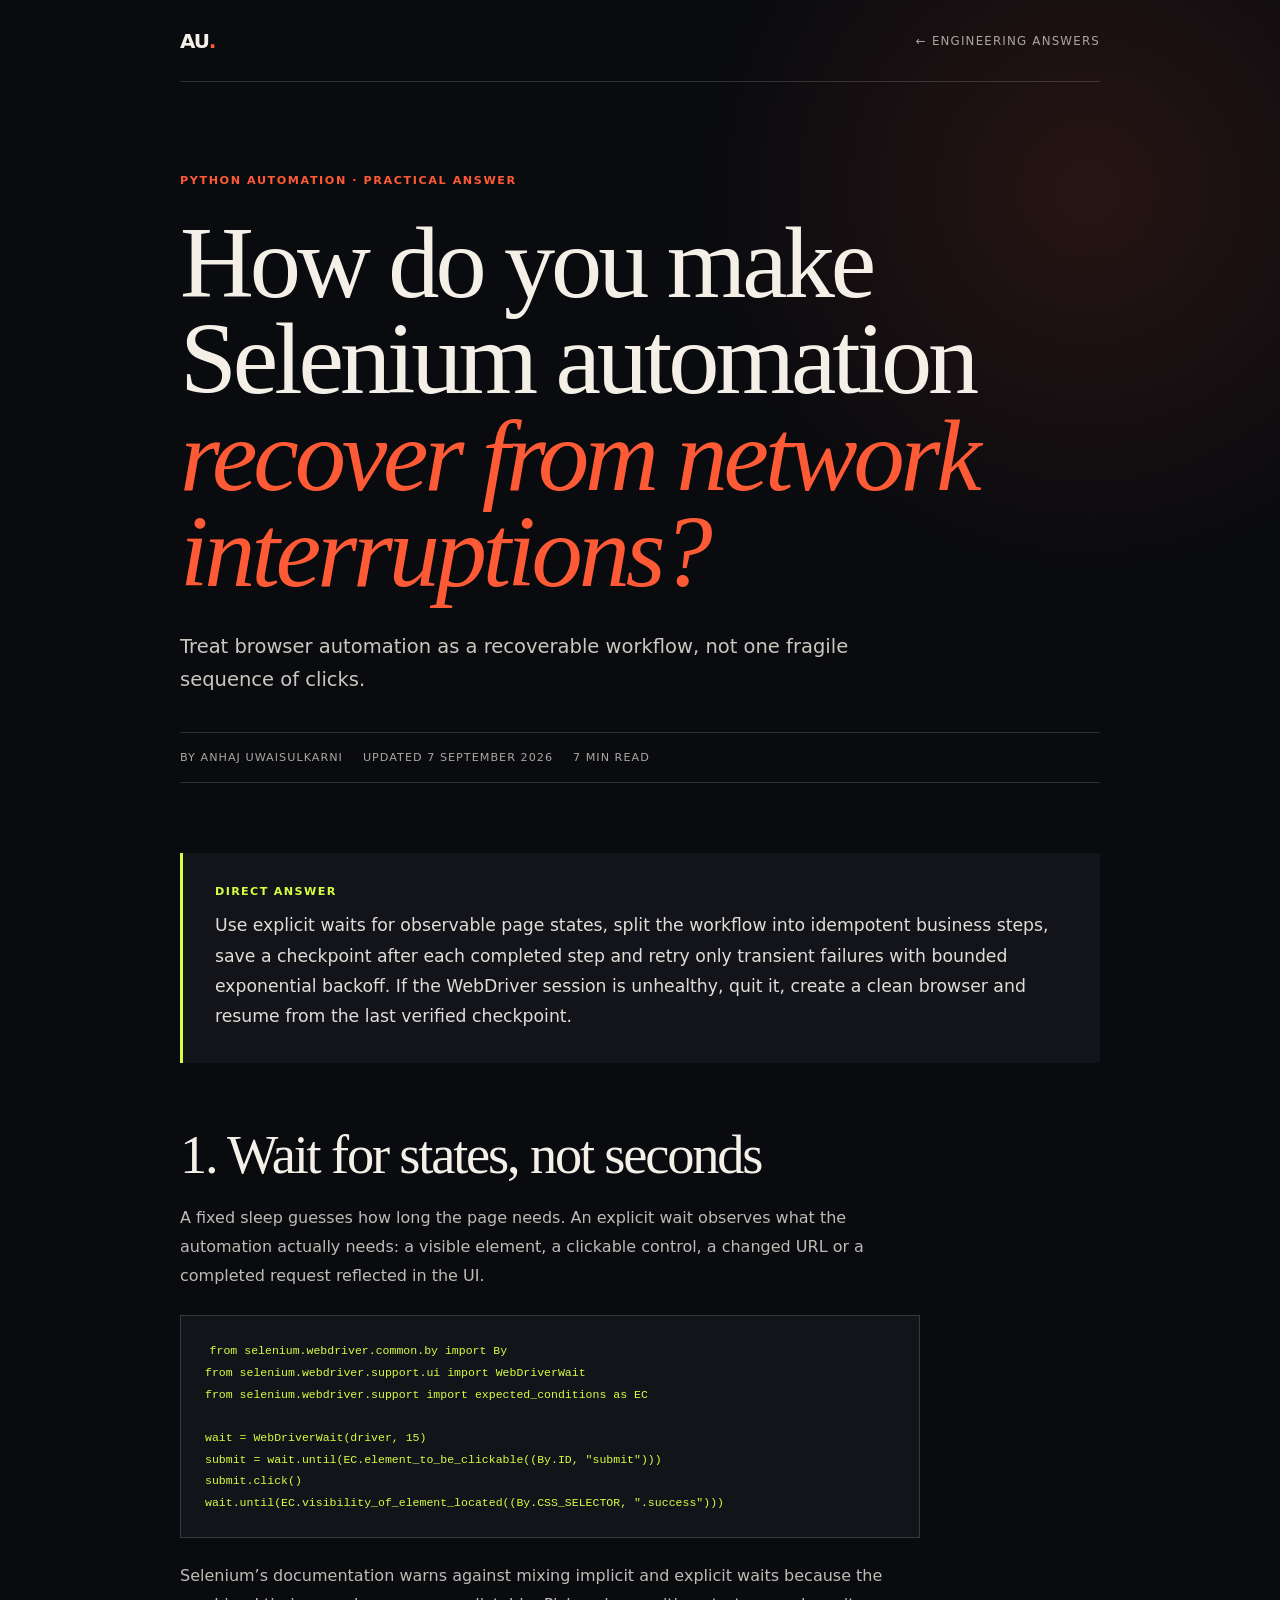
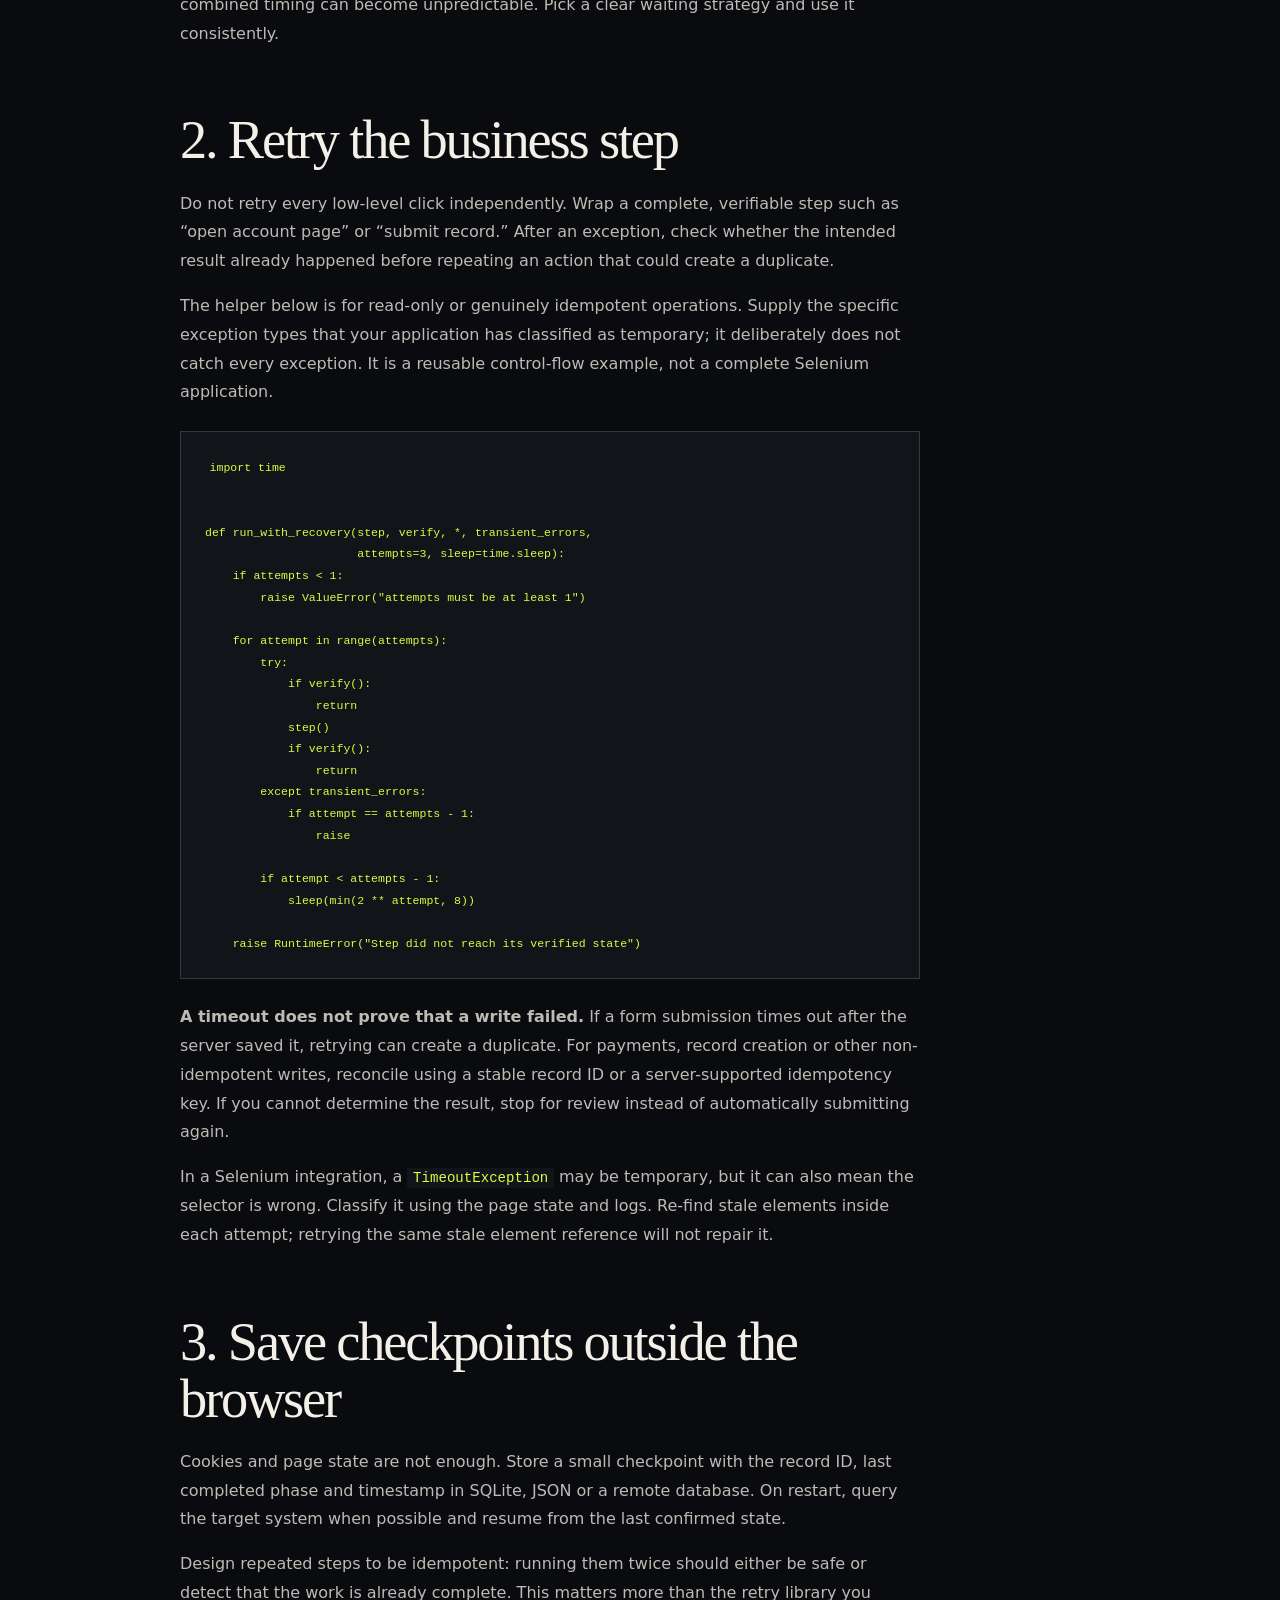
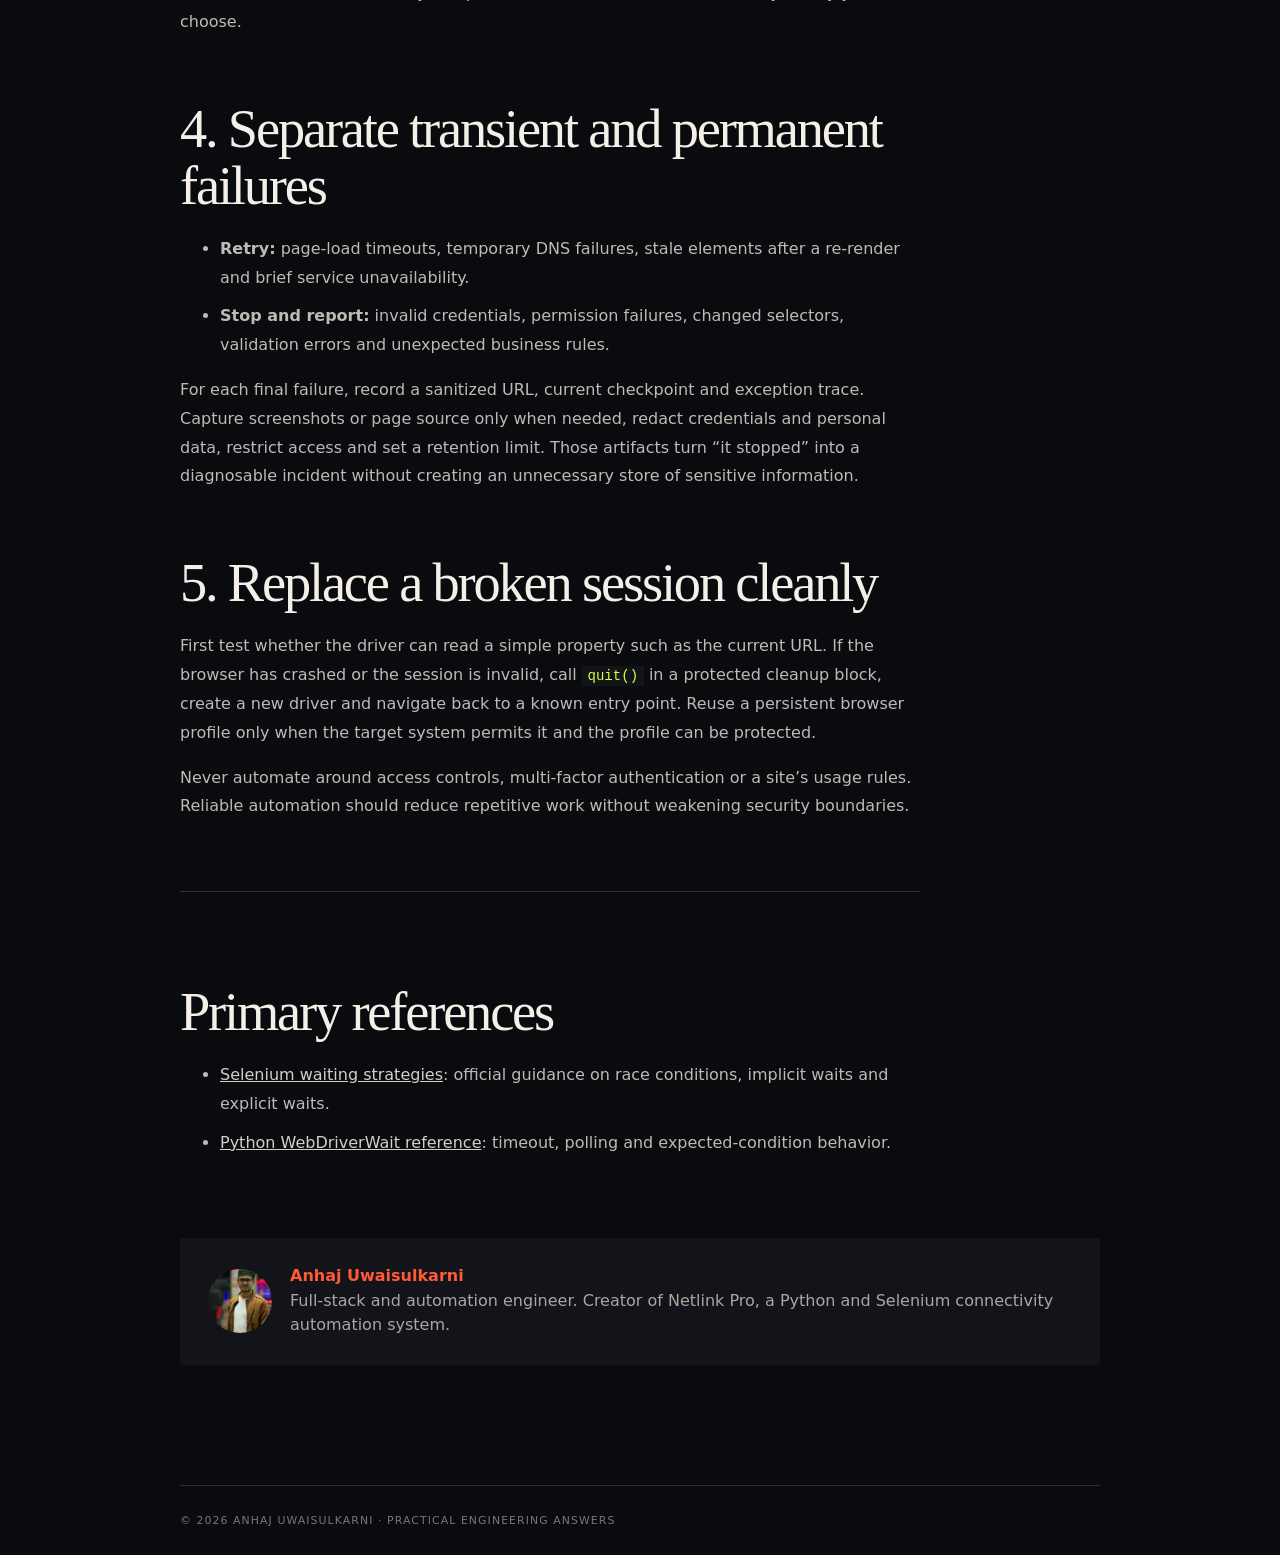
<file: answers/reliable-python-selenium-automation.html>
<!doctype html>
<html lang="en">
<head>
  <meta charset="utf-8">
  <meta name="viewport" content="width=device-width, initial-scale=1">
  <meta name="theme-color" content="#0a0b0f">
  <title>Reliable Python Selenium Automation After Network Failures | Anhaj Uwaisulkarni</title>
  <meta name="description" content="A practical architecture for Python Selenium automation that survives slow pages, dropped connections and expired browser sessions using explicit waits, checkpoints and bounded retries.">
  <meta name="author" content="Anhaj Uwaisulkarni">
  <meta name="robots" content="index, follow, max-image-preview:large, max-snippet:-1">
  <link rel="canonical" href="https://anhaj0.github.io/answers/reliable-python-selenium-automation.html">
  <link rel="icon" href="/favicon.svg" type="image/svg+xml">
  <meta property="og:type" content="article">
  <meta property="og:title" content="How do you make Selenium automation recover from network interruptions?">
  <meta property="og:description" content="A reliability pattern using explicit waits, checkpoints, bounded retries and clean browser recovery.">
  <meta property="og:url" content="https://anhaj0.github.io/answers/reliable-python-selenium-automation.html">
  <meta property="og:image" content="https://anhaj0.github.io/anhaj-uwaisulkarni-og.png">
  <style>
    :root{--ink:#f4f0e8;--muted:#aaa79f;--paper:#0a0b0f;--surface:#12141a;--line:rgba(244,240,232,.16);--accent:#ff5a36;--acid:#d5ff41}*{box-sizing:border-box}html{scroll-behavior:smooth}body{margin:0;color:var(--ink);background:radial-gradient(circle at 85% 4%,rgba(255,90,54,.12),transparent 24rem),var(--paper);font-family:Inter,ui-sans-serif,system-ui,-apple-system,"Segoe UI",sans-serif;-webkit-font-smoothing:antialiased}a{color:inherit}.shell{width:min(920px,calc(100% - 48px));margin-inline:auto}.header{height:82px;display:flex;justify-content:space-between;align-items:center;border-bottom:1px solid var(--line)}.wordmark{text-decoration:none;font-weight:900;font-size:1.25rem;letter-spacing:-.06em}.wordmark span{color:var(--accent)}.back{color:var(--muted);font-size:.74rem;text-transform:uppercase;letter-spacing:.1em;text-decoration:none}.back:hover{color:var(--acid)}article{padding:92px 0 120px}.kicker{margin:0 0 28px;color:var(--accent);font-size:.7rem;font-weight:800;letter-spacing:.14em;text-transform:uppercase}h1,h2{font-family:Georgia,"Times New Roman",serif;font-weight:400;letter-spacing:-.04em}h1{max-width:900px;margin:0 0 30px;font-size:clamp(3rem,8vw,6.5rem);line-height:.94}h1 em{color:var(--accent);font-weight:400}.dek{max-width:730px;color:#cbc7bf;font-size:1.22rem;line-height:1.7}.meta{display:flex;gap:20px;flex-wrap:wrap;margin:36px 0 70px;padding:18px 0;border-block:1px solid var(--line);color:var(--muted);font-size:.7rem;letter-spacing:.09em;text-transform:uppercase}.answer{margin-bottom:64px;padding:32px;background:var(--surface);border-left:3px solid var(--acid)}.answer strong{display:block;margin-bottom:12px;color:var(--acid);font-size:.7rem;letter-spacing:.12em;text-transform:uppercase}.answer p{margin:0;color:#e0ddd6;font-size:1.08rem;line-height:1.75}.content{max-width:740px}.content h2{margin:64px 0 20px;font-size:clamp(2rem,5vw,3.4rem);line-height:1.05}.content h3{margin:34px 0 12px;font-size:1.08rem}.content p,.content li{color:#bebbb4;line-height:1.8}.content li+li{margin-top:10px}.content code{padding:.13em .4em;background:var(--surface);color:var(--acid);font:.88em ui-monospace,monospace}pre{overflow:auto;margin:24px 0;padding:24px;background:var(--surface);border:1px solid var(--line);color:#e4e0d8;font: .82rem/1.65 ui-monospace,monospace}pre code{padding:0;background:none;color:inherit}.sources{margin-top:70px;padding-top:28px;border-top:1px solid var(--line)}.sources a{color:#d4d0c8}.author{display:grid;grid-template-columns:64px 1fr;gap:18px;align-items:center;margin-top:80px;padding:28px;background:var(--surface)}.author img{width:64px;height:64px;border-radius:50%;object-fit:cover}.author p{margin:4px 0 0;color:var(--muted);line-height:1.5}.author a{color:var(--accent);font-weight:800;text-decoration:none}.footer{padding:28px 0;border-top:1px solid var(--line);color:#777;font-size:.68rem;text-transform:uppercase;letter-spacing:.1em}@media(max-width:560px){.shell{width:min(100% - 32px,920px)}article{padding-top:64px}.answer{padding:24px}.author{grid-template-columns:1fr}.meta{gap:10px}}
  </style>
  <script type="application/ld+json">
  {"@context":"https://schema.org","@type":"TechArticle","headline":"How do you make Selenium automation recover from network interruptions?","description":"A practical reliability pattern for Python Selenium using explicit waits, checkpoints, bounded retries and clean browser recovery.","datePublished":"2026-09-01","dateModified":"2026-09-07","author":{"@type":"Person","@id":"https://anhaj0.github.io/#person","name":"Anhaj Uwaisulkarni","url":"https://anhaj0.github.io/"},"mainEntityOfPage":"https://anhaj0.github.io/answers/reliable-python-selenium-automation.html","image":"https://anhaj0.github.io/anhaj-uwaisulkarni-og.png","about":["Python","Selenium","Browser automation","Reliability engineering"]}
  </script>
</head>
<body>
  <header class="header shell"><a class="wordmark" href="/">AU<span>.</span></a><a class="back" href="/#answers">← Engineering answers</a></header>
  <main class="shell">
    <article>
      <p class="kicker">Python automation · Practical answer</p>
      <h1>How do you make Selenium automation <em>recover from network interruptions?</em></h1>
      <p class="dek">Treat browser automation as a recoverable workflow, not one fragile sequence of clicks.</p>
      <div class="meta"><span>By Anhaj Uwaisulkarni</span><time datetime="2026-09-07">Updated 7 September 2026</time><span>7 min read</span></div>

      <section class="answer" aria-label="Direct answer"><strong>Direct answer</strong><p>Use explicit waits for observable page states, split the workflow into idempotent business steps, save a checkpoint after each completed step and retry only transient failures with bounded exponential backoff. If the WebDriver session is unhealthy, quit it, create a clean browser and resume from the last verified checkpoint.</p></section>

      <div class="content">
        <h2>1. Wait for states, not seconds</h2>
        <p>A fixed sleep guesses how long the page needs. An explicit wait observes what the automation actually needs: a visible element, a clickable control, a changed URL or a completed request reflected in the UI.</p>
        <pre><code>from selenium.webdriver.common.by import By
from selenium.webdriver.support.ui import WebDriverWait
from selenium.webdriver.support import expected_conditions as EC

wait = WebDriverWait(driver, 15)
submit = wait.until(EC.element_to_be_clickable((By.ID, "submit")))
submit.click()
wait.until(EC.visibility_of_element_located((By.CSS_SELECTOR, ".success")))</code></pre>
        <p>Selenium’s documentation warns against mixing implicit and explicit waits because the combined timing can become unpredictable. Pick a clear waiting strategy and use it consistently.</p>

        <h2>2. Retry the business step</h2>
        <p>Do not retry every low-level click independently. Wrap a complete, verifiable step such as “open account page” or “submit record.” After an exception, check whether the intended result already happened before repeating an action that could create a duplicate.</p>
        <p>The helper below is for read-only or genuinely idempotent operations. Supply the specific exception types that your application has classified as temporary; it deliberately does not catch every exception. It is a reusable control-flow example, not a complete Selenium application.</p>
        <pre><code>import time


def run_with_recovery(step, verify, *, transient_errors,
                      attempts=3, sleep=time.sleep):
    if attempts &lt; 1:
        raise ValueError("attempts must be at least 1")

    for attempt in range(attempts):
        try:
            if verify():
                return
            step()
            if verify():
                return
        except transient_errors:
            if attempt == attempts - 1:
                raise

        if attempt &lt; attempts - 1:
            sleep(min(2 ** attempt, 8))

    raise RuntimeError("Step did not reach its verified state")</code></pre>
        <p><strong>A timeout does not prove that a write failed.</strong> If a form submission times out after the server saved it, retrying can create a duplicate. For payments, record creation or other non-idempotent writes, reconcile using a stable record ID or a server-supported idempotency key. If you cannot determine the result, stop for review instead of automatically submitting again.</p>
        <p>In a Selenium integration, a <code>TimeoutException</code> may be temporary, but it can also mean the selector is wrong. Classify it using the page state and logs. Re-find stale elements inside each attempt; retrying the same stale element reference will not repair it.</p>

        <h2>3. Save checkpoints outside the browser</h2>
        <p>Cookies and page state are not enough. Store a small checkpoint with the record ID, last completed phase and timestamp in SQLite, JSON or a remote database. On restart, query the target system when possible and resume from the last confirmed state.</p>
        <p>Design repeated steps to be idempotent: running them twice should either be safe or detect that the work is already complete. This matters more than the retry library you choose.</p>

        <h2>4. Separate transient and permanent failures</h2>
        <ul>
          <li><strong>Retry:</strong> page-load timeouts, temporary DNS failures, stale elements after a re-render and brief service unavailability.</li>
          <li><strong>Stop and report:</strong> invalid credentials, permission failures, changed selectors, validation errors and unexpected business rules.</li>
        </ul>
        <p>For each final failure, record a sanitized URL, current checkpoint and exception trace. Capture screenshots or page source only when needed, redact credentials and personal data, restrict access and set a retention limit. Those artifacts turn “it stopped” into a diagnosable incident without creating an unnecessary store of sensitive information.</p>

        <h2>5. Replace a broken session cleanly</h2>
        <p>First test whether the driver can read a simple property such as the current URL. If the browser has crashed or the session is invalid, call <code>quit()</code> in a protected cleanup block, create a new driver and navigate back to a known entry point. Reuse a persistent browser profile only when the target system permits it and the profile can be protected.</p>
        <p>Never automate around access controls, multi-factor authentication or a site’s usage rules. Reliable automation should reduce repetitive work without weakening security boundaries.</p>

        <section class="sources">
          <h2>Primary references</h2>
          <ul>
            <li><a href="https://www.selenium.dev/documentation/webdriver/waits/">Selenium waiting strategies</a>: official guidance on race conditions, implicit waits and explicit waits.</li>
            <li><a href="https://www.selenium.dev/selenium/docs/api/py/selenium_webdriver_support/selenium.webdriver.support.wait.html">Python WebDriverWait reference</a>: timeout, polling and expected-condition behavior.</li>
          </ul>
        </section>
      </div>

      <aside class="author"><img src="/anhaj-uwaisulkarni-320.webp" width="64" height="64" alt="Anhaj Uwaisulkarni"><div><a href="/">Anhaj Uwaisulkarni</a><p>Full-stack and automation engineer. Creator of Netlink Pro, a Python and Selenium connectivity automation system.</p></div></aside>
    </article>
  </main>
  <footer class="footer shell">© 2026 Anhaj Uwaisulkarni · Practical engineering answers</footer>
</body>
</html>
</file>
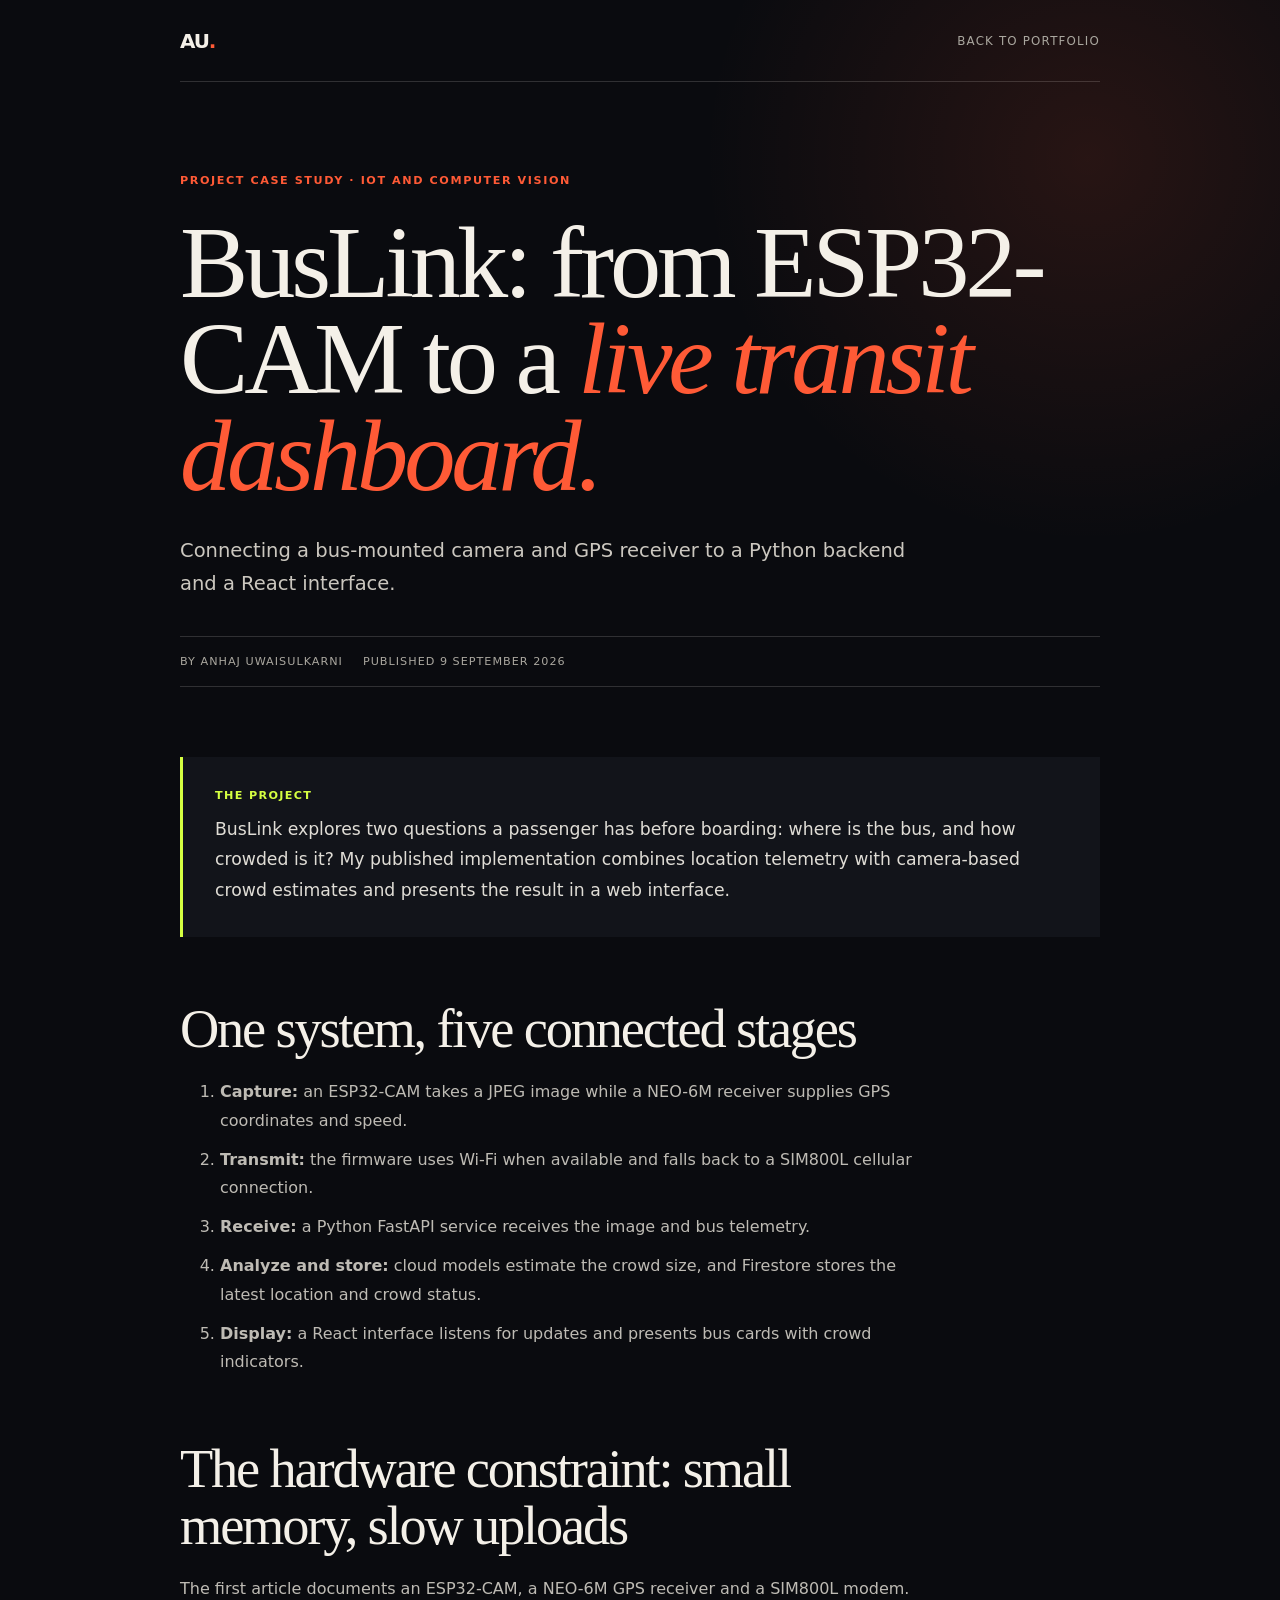
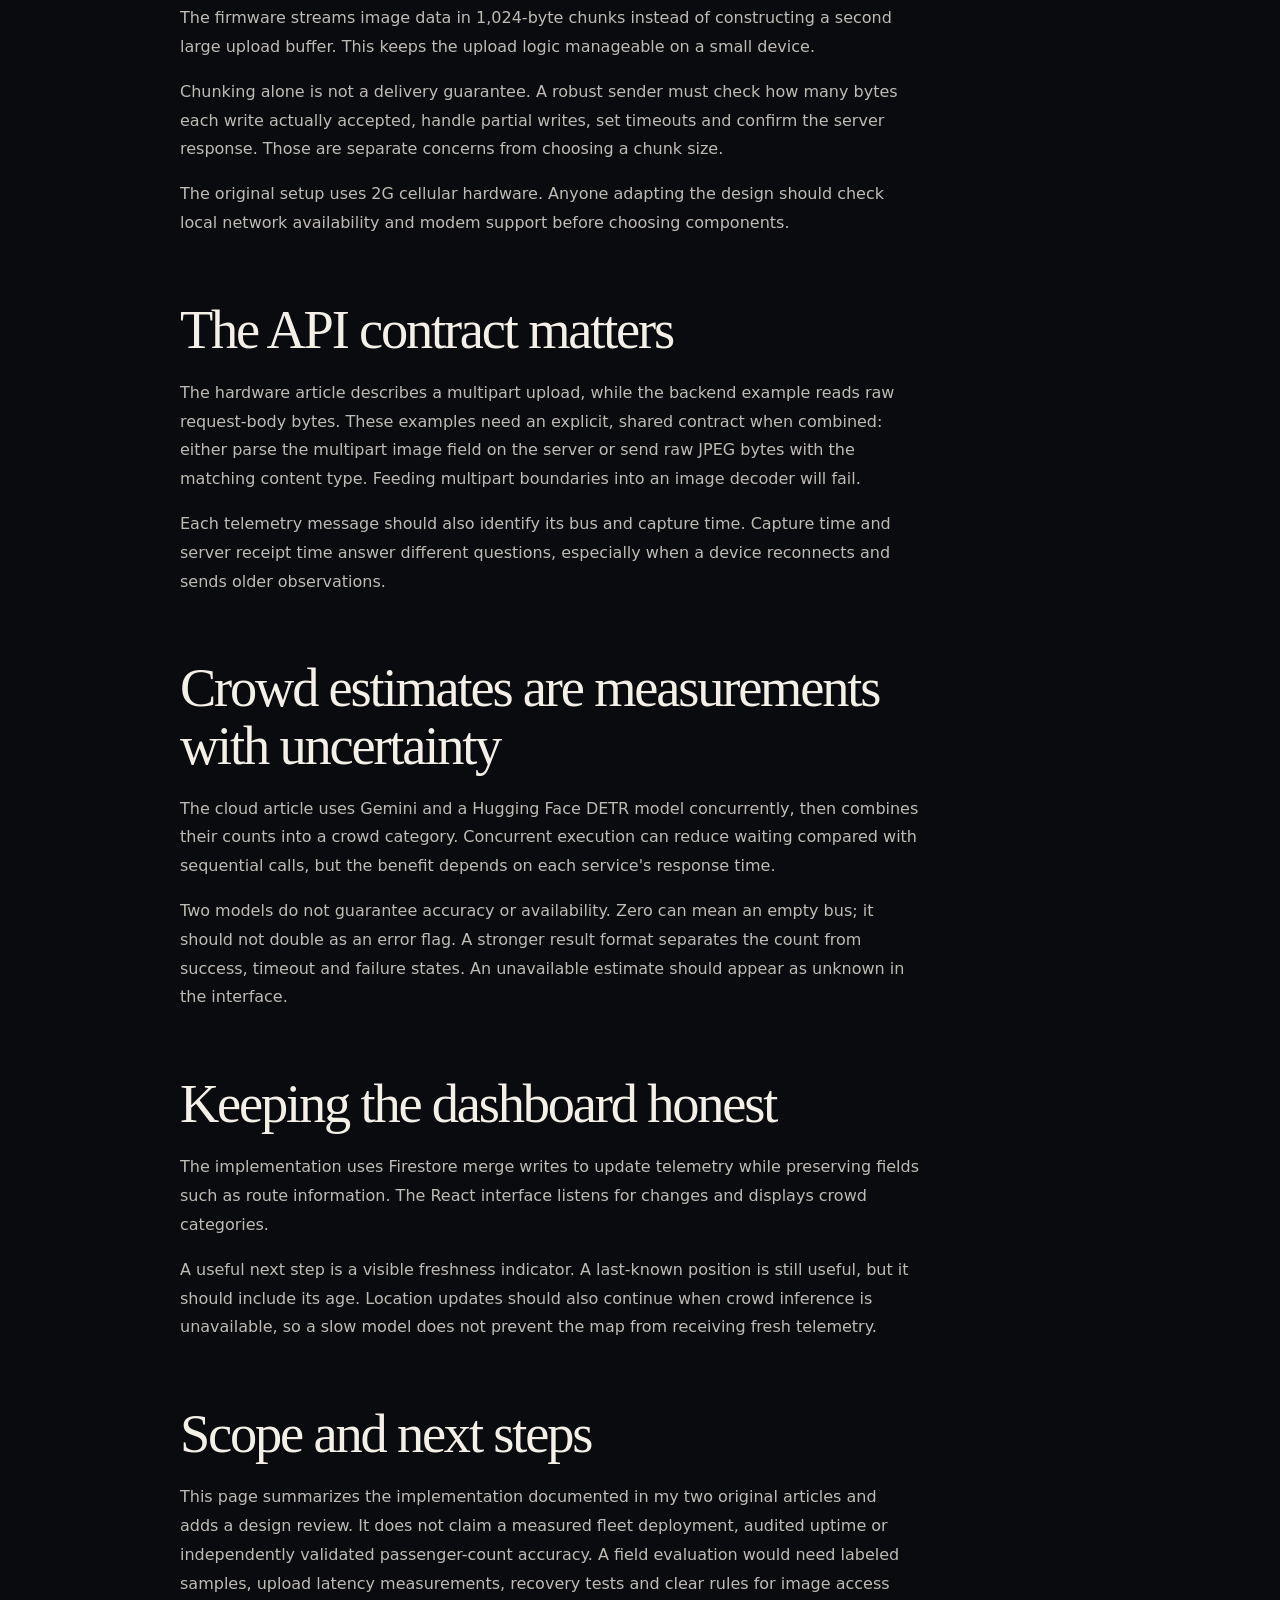
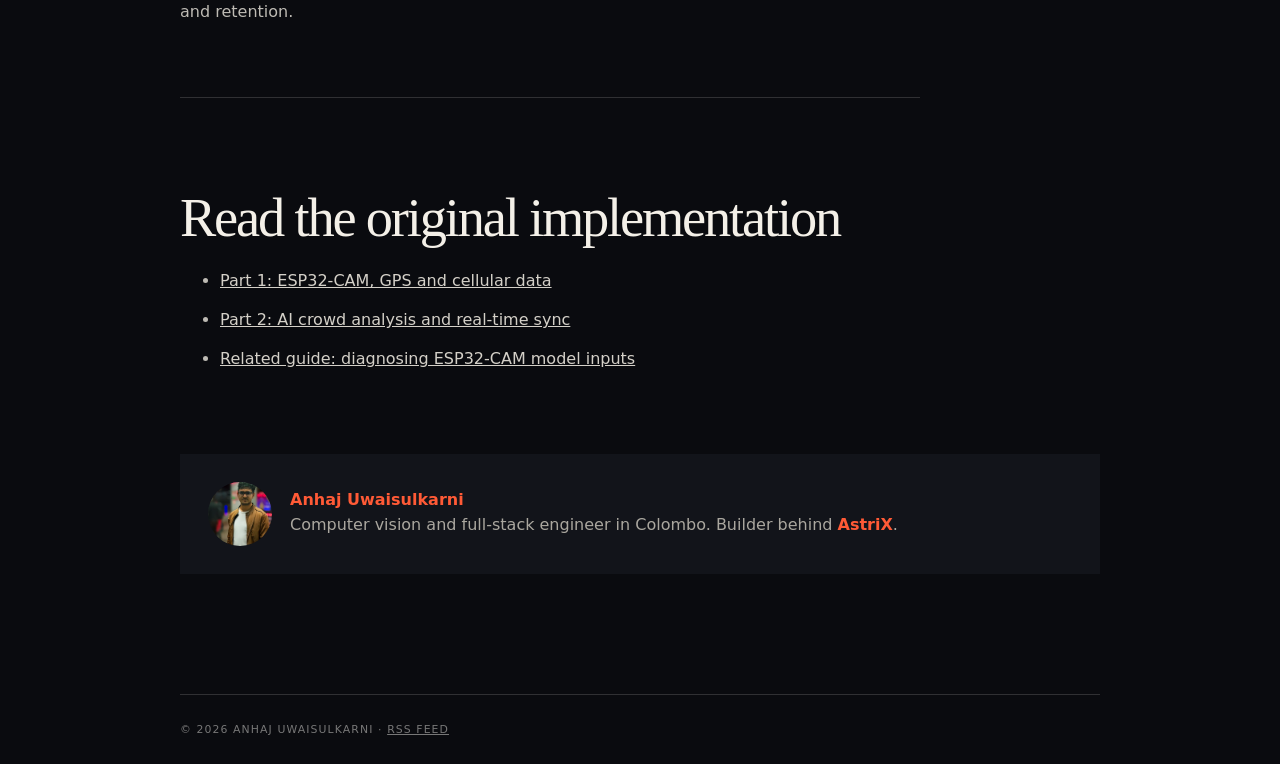
<file: projects/buslink.html>
<!doctype html><html lang="en"><head><meta charset="utf-8"><meta name="viewport" content="width=device-width, initial-scale=1"><title>BusLink: From ESP32-CAM to a Live Transit Dashboard | Anhaj Uwaisulkarni</title><meta name="description" content="A project case study by Anhaj Uwaisulkarni connecting ESP32-CAM, GPS, cellular uploads, Python FastAPI, AI crowd analysis, Firestore and React."><meta name="author" content="Anhaj Uwaisulkarni"><meta name="robots" content="index, follow, max-image-preview:large"><link rel="canonical" href="https://anhaj0.github.io/projects/buslink.html"><link rel="icon" href="/favicon.svg"><link rel="alternate" type="application/rss+xml" title="Engineering writing by Anhaj Uwaisulkarni" href="/feed.xml"><meta property="og:type" content="article"><meta property="og:title" content="BusLink: From ESP32-CAM to a Live Transit Dashboard"><meta property="og:description" content="A project case study by Anhaj Uwaisulkarni connecting ESP32-CAM, GPS, cellular uploads, Python FastAPI, AI crowd analysis, Firestore and React."><meta property="og:url" content="https://anhaj0.github.io/projects/buslink.html"><meta property="og:image" content="https://anhaj0.github.io/anhaj-uwaisulkarni-og.png"><meta name="twitter:card" content="summary_large_image"><style>
    :root{--ink:#f4f0e8;--muted:#aaa79f;--paper:#0a0b0f;--surface:#12141a;--line:rgba(244,240,232,.16);--accent:#ff5a36;--acid:#d5ff41}*{box-sizing:border-box}html{scroll-behavior:smooth}body{margin:0;color:var(--ink);background:radial-gradient(circle at 85% 4%,rgba(255,90,54,.12),transparent 24rem),var(--paper);font-family:Inter,ui-sans-serif,system-ui,-apple-system,"Segoe UI",sans-serif;-webkit-font-smoothing:antialiased}a{color:inherit}.shell{width:min(920px,calc(100% - 48px));margin-inline:auto}.header{height:82px;display:flex;justify-content:space-between;align-items:center;border-bottom:1px solid var(--line)}.wordmark{text-decoration:none;font-weight:900;font-size:1.25rem;letter-spacing:-.06em}.wordmark span{color:var(--accent)}.back{color:var(--muted);font-size:.74rem;text-transform:uppercase;letter-spacing:.1em;text-decoration:none}.back:hover{color:var(--acid)}article{padding:92px 0 120px}.kicker{margin:0 0 28px;color:var(--accent);font-size:.7rem;font-weight:800;letter-spacing:.14em;text-transform:uppercase}h1,h2{font-family:Georgia,"Times New Roman",serif;font-weight:400;letter-spacing:-.04em}h1{max-width:900px;margin:0 0 30px;font-size:clamp(3rem,8vw,6.5rem);line-height:.94}h1 em{color:var(--accent);font-weight:400}.dek{max-width:730px;color:#cbc7bf;font-size:1.22rem;line-height:1.7}.meta{display:flex;gap:20px;flex-wrap:wrap;margin:36px 0 70px;padding:18px 0;border-block:1px solid var(--line);color:var(--muted);font-size:.7rem;letter-spacing:.09em;text-transform:uppercase}.answer{margin-bottom:64px;padding:32px;background:var(--surface);border-left:3px solid var(--acid)}.answer strong{display:block;margin-bottom:12px;color:var(--acid);font-size:.7rem;letter-spacing:.12em;text-transform:uppercase}.answer p{margin:0;color:#e0ddd6;font-size:1.08rem;line-height:1.75}.content{max-width:740px}.content h2{margin:64px 0 20px;font-size:clamp(2rem,5vw,3.4rem);line-height:1.05}.content h3{margin:34px 0 12px;font-size:1.08rem}.content p,.content li{color:#bebbb4;line-height:1.8}.content li+li{margin-top:10px}.content code{padding:.13em .4em;background:var(--surface);color:var(--acid);font: .88em ui-monospace,monospace}.checklist{padding-left:22px}.sources{margin-top:70px;padding-top:28px;border-top:1px solid var(--line)}.sources a{color:#d4d0c8}.author{display:grid;grid-template-columns:64px 1fr;gap:18px;align-items:center;margin-top:80px;padding:28px;background:var(--surface)}.author img{width:64px;height:64px;border-radius:50%;object-fit:cover}.author p{margin:4px 0 0;color:var(--muted);line-height:1.5}.author a{color:var(--accent);font-weight:800;text-decoration:none}.footer{padding:28px 0;border-top:1px solid var(--line);color:#777;font-size:.68rem;text-transform:uppercase;letter-spacing:.1em}@media(max-width:560px){.shell{width:min(100% - 32px,920px)}article{padding-top:64px}.answer{padding:24px}.author{grid-template-columns:1fr}.meta{gap:10px}}
  </style><script type="application/ld+json">{"@context":"https://schema.org","@type":"TechArticle","headline":"BusLink: From ESP32-CAM to a Live Transit Dashboard","description":"A project case study by Anhaj Uwaisulkarni connecting ESP32-CAM, GPS, cellular uploads, Python FastAPI, AI crowd analysis, Firestore and React.","datePublished":"2026-09-09","dateModified":"2026-09-09","author":{"@type":"Person","@id":"https://anhaj0.github.io/#person","name":"Anhaj Uwaisulkarni","url":"https://anhaj0.github.io/"},"mainEntityOfPage":"https://anhaj0.github.io/projects/buslink.html","image":"https://anhaj0.github.io/anhaj-uwaisulkarni-og.png","citation":["https://dev.to/anhaj0/building-a-live-bus-tracker-with-esp32-cam-gps-and-cellular-data-part-1-66c","https://dev.to/anhaj0/building-a-live-bus-tracker-ai-crowd-analysis-real-time-sync-part-2-46pk"]}</script></head><body><header class="header shell"><a class="wordmark" href="/">AU<span>.</span></a><a class="back" href="/#work">Back to portfolio</a></header><main class="shell"><article><p class="kicker">Project case study · IoT and computer vision</p>
<h1>BusLink: from ESP32-CAM to a <em>live transit dashboard.</em></h1>
<p class="dek">Connecting a bus-mounted camera and GPS receiver to a Python backend and a React interface.</p>
<div class="meta"><span>By Anhaj Uwaisulkarni</span><time datetime="2026-09-09">Published 9 September 2026</time></div>
<section class="answer"><strong>The project</strong><p>BusLink explores two questions a passenger has before boarding: where is the bus, and how crowded is it? My published implementation combines location telemetry with camera-based crowd estimates and presents the result in a web interface.</p></section>
<div class="content">
<h2>One system, five connected stages</h2>
<ol><li><strong>Capture:</strong> an ESP32-CAM takes a JPEG image while a NEO-6M receiver supplies GPS coordinates and speed.</li><li><strong>Transmit:</strong> the firmware uses Wi-Fi when available and falls back to a SIM800L cellular connection.</li><li><strong>Receive:</strong> a Python FastAPI service receives the image and bus telemetry.</li><li><strong>Analyze and store:</strong> cloud models estimate the crowd size, and Firestore stores the latest location and crowd status.</li><li><strong>Display:</strong> a React interface listens for updates and presents bus cards with crowd indicators.</li></ol>
<h2>The hardware constraint: small memory, slow uploads</h2>
<p>The first article documents an ESP32-CAM, a NEO-6M GPS receiver and a SIM800L modem. The firmware streams image data in 1,024-byte chunks instead of constructing a second large upload buffer. This keeps the upload logic manageable on a small device.</p>
<p>Chunking alone is not a delivery guarantee. A robust sender must check how many bytes each write actually accepted, handle partial writes, set timeouts and confirm the server response. Those are separate concerns from choosing a chunk size.</p>
<p>The original setup uses 2G cellular hardware. Anyone adapting the design should check local network availability and modem support before choosing components.</p>
<h2>The API contract matters</h2>
<p>The hardware article describes a multipart upload, while the backend example reads raw request-body bytes. These examples need an explicit, shared contract when combined: either parse the multipart image field on the server or send raw JPEG bytes with the matching content type. Feeding multipart boundaries into an image decoder will fail.</p>
<p>Each telemetry message should also identify its bus and capture time. Capture time and server receipt time answer different questions, especially when a device reconnects and sends older observations.</p>
<h2>Crowd estimates are measurements with uncertainty</h2>
<p>The cloud article uses Gemini and a Hugging Face DETR model concurrently, then combines their counts into a crowd category. Concurrent execution can reduce waiting compared with sequential calls, but the benefit depends on each service's response time.</p>
<p>Two models do not guarantee accuracy or availability. Zero can mean an empty bus; it should not double as an error flag. A stronger result format separates the count from success, timeout and failure states. An unavailable estimate should appear as unknown in the interface.</p>
<h2>Keeping the dashboard honest</h2>
<p>The implementation uses Firestore merge writes to update telemetry while preserving fields such as route information. The React interface listens for changes and displays crowd categories.</p>
<p>A useful next step is a visible freshness indicator. A last-known position is still useful, but it should include its age. Location updates should also continue when crowd inference is unavailable, so a slow model does not prevent the map from receiving fresh telemetry.</p>
<h2>Scope and next steps</h2>
<p>This page summarizes the implementation documented in my two original articles and adds a design review. It does not claim a measured fleet deployment, audited uptime or independently validated passenger-count accuracy. A field evaluation would need labeled samples, upload latency measurements, recovery tests and clear rules for image access and retention.</p>
<section class="sources"><h2>Read the original implementation</h2><ul><li><a href="https://dev.to/anhaj0/building-a-live-bus-tracker-with-esp32-cam-gps-and-cellular-data-part-1-66c">Part 1: ESP32-CAM, GPS and cellular data</a></li><li><a href="https://dev.to/anhaj0/building-a-live-bus-tracker-ai-crowd-analysis-real-time-sync-part-2-46pk">Part 2: AI crowd analysis and real-time sync</a></li><li><a href="/answers/esp32-cam-tflite-predictions.html">Related guide: diagnosing ESP32-CAM model inputs</a></li></ul></section>
</div>
<aside class="author"><img src="/anhaj-uwaisulkarni-320.webp" width="64" height="64" alt="Anhaj Uwaisulkarni"><div><a href="/">Anhaj Uwaisulkarni</a><p>Computer vision and full-stack engineer in Colombo. Builder behind <a href="https://asrx.me/">AstriX</a>.</p></div></aside></article></main><footer class="footer shell">© 2026 Anhaj Uwaisulkarni · <a href="/feed.xml">RSS feed</a></footer></body></html>
</file>
